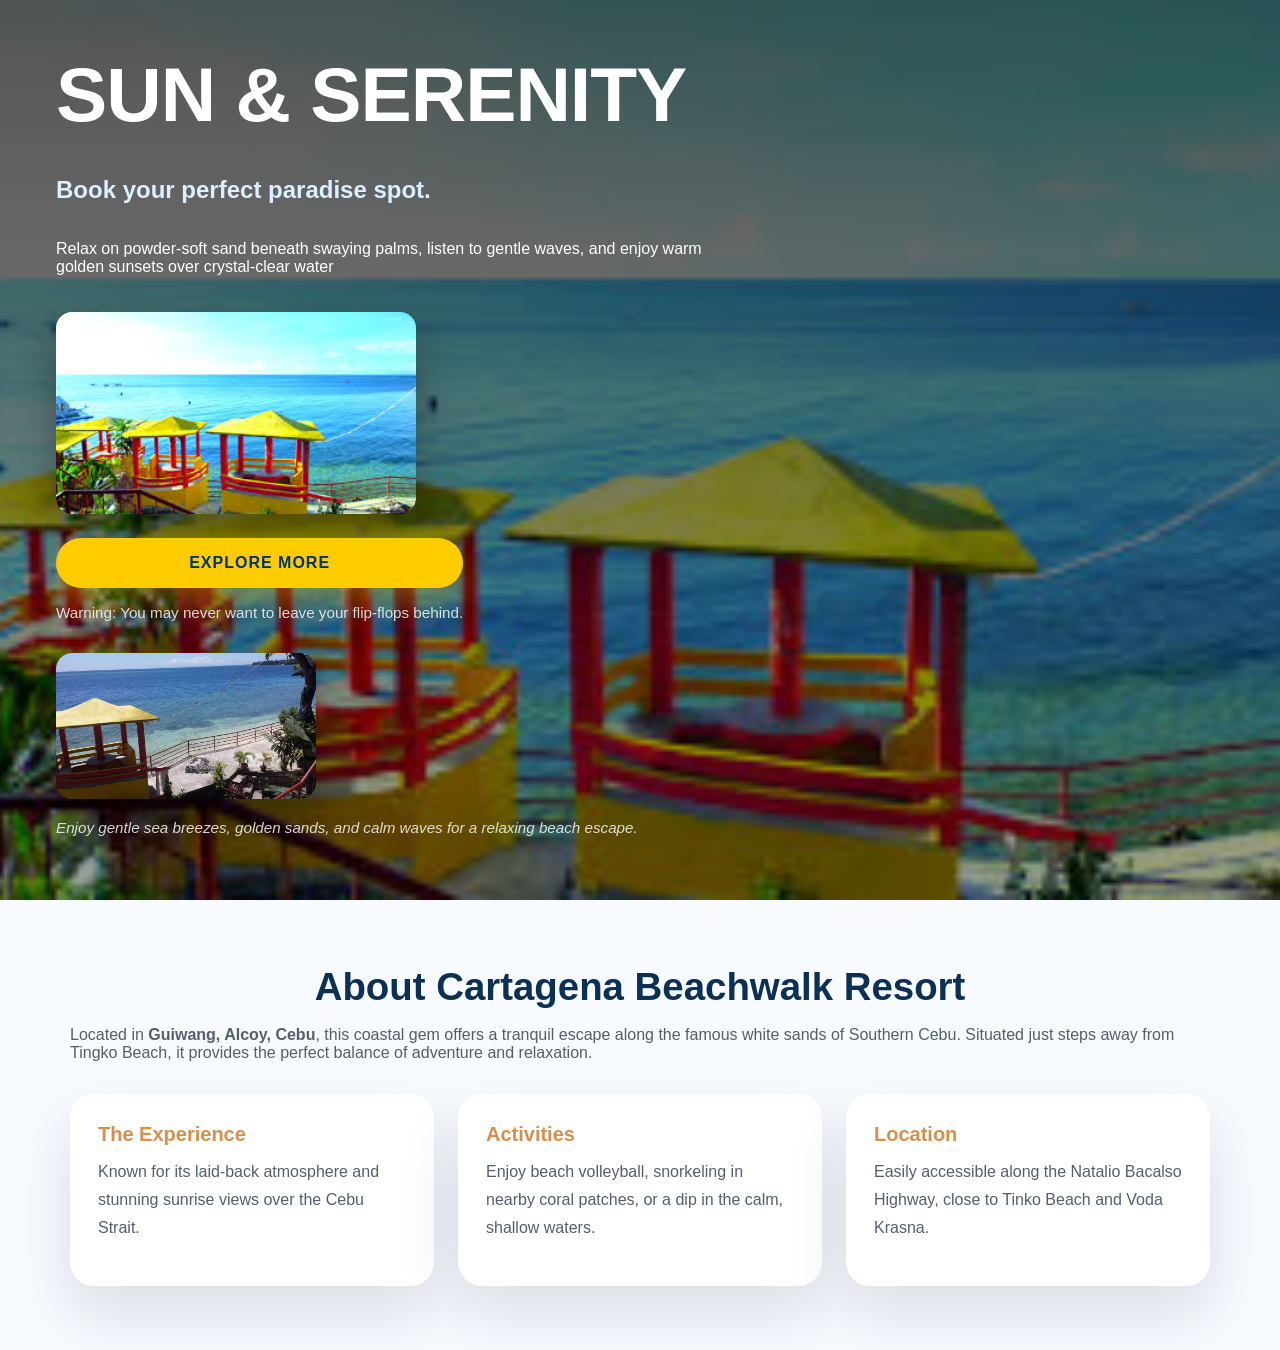
<file: index.html>
<!DOCTYPE html>
<html lang="en">
<head>
    <meta charset="UTF-8">
    <meta name="viewport" content="width=device-width, initial-scale=1">
    <title>Cartagena | Beach Booking</title>
    <link rel="stylesheet" href="css/style.css">
</head>
<body>
    <header class="hero-header">
        <div class="hero-content-wrapper">
            <div class="text-content">
                <h1>Sun & Serenity</h1>
                <p class="lead-text">Book your perfect paradise spot.<br></p>
               <p style="color: white;">
                    Relax on powder-soft sand beneath swaying palms, listen to gentle waves, and enjoy warm golden sunsets over crystal-clear water
                </p>
                
                <div class="hero-action-container">
                    <div class="main-action-row">
                        <img src="assets/catagena.jpg" alt="Tropical beach shore in Cartagena" class="hero-img">
                        
                        <div class="button-group">
                            <a href="booking-form.html" class="cta-button">EXPLORE MORE</a>
                            <p class="fun-tagline">Warning: You may never want to leave your flip-flops behind.</p>
                            
                            <img src="assets/seaview.jpg" alt="Luxury sea view" class="hero-img-secondary">
                        </div>
                    </div>
                </div>

                <p class="sub-text">Enjoy gentle sea breezes, golden sands, and calm waves for a relaxing beach escape.</p>
            </div>
        </div>
    </header>

    <section class="resort-details">
        <div class="container">
            <h2>About Cartagena Beachwalk Resort</h2>
            <p>Located in <strong>Guiwang, Alcoy, Cebu</strong>, this coastal gem offers a tranquil escape along the famous white sands of Southern Cebu. Situated just steps away from Tingko Beach, it provides the perfect balance of adventure and relaxation.</p>
            
            <div class="features-grid">
                <div class="feature-item">
                    <h3>The Experience</h3>
                    <p>Known for its laid-back atmosphere and stunning sunrise views over the Cebu Strait.</p>
                </div>
                <div class="feature-item">
                    <h3>Activities</h3>
                    <p>Enjoy beach volleyball, snorkeling in nearby coral patches, or a dip in the calm, shallow waters.</p>
                </div>
                <div class="feature-item">
                    <h3>Location</h3>
                    <p>Easily accessible along the Natalio Bacalso Highway, close to Tinko Beach and Voda Krasna.</p>
                </div>
            </div>
        </div>
    </section>
</body>
</html>
</file>
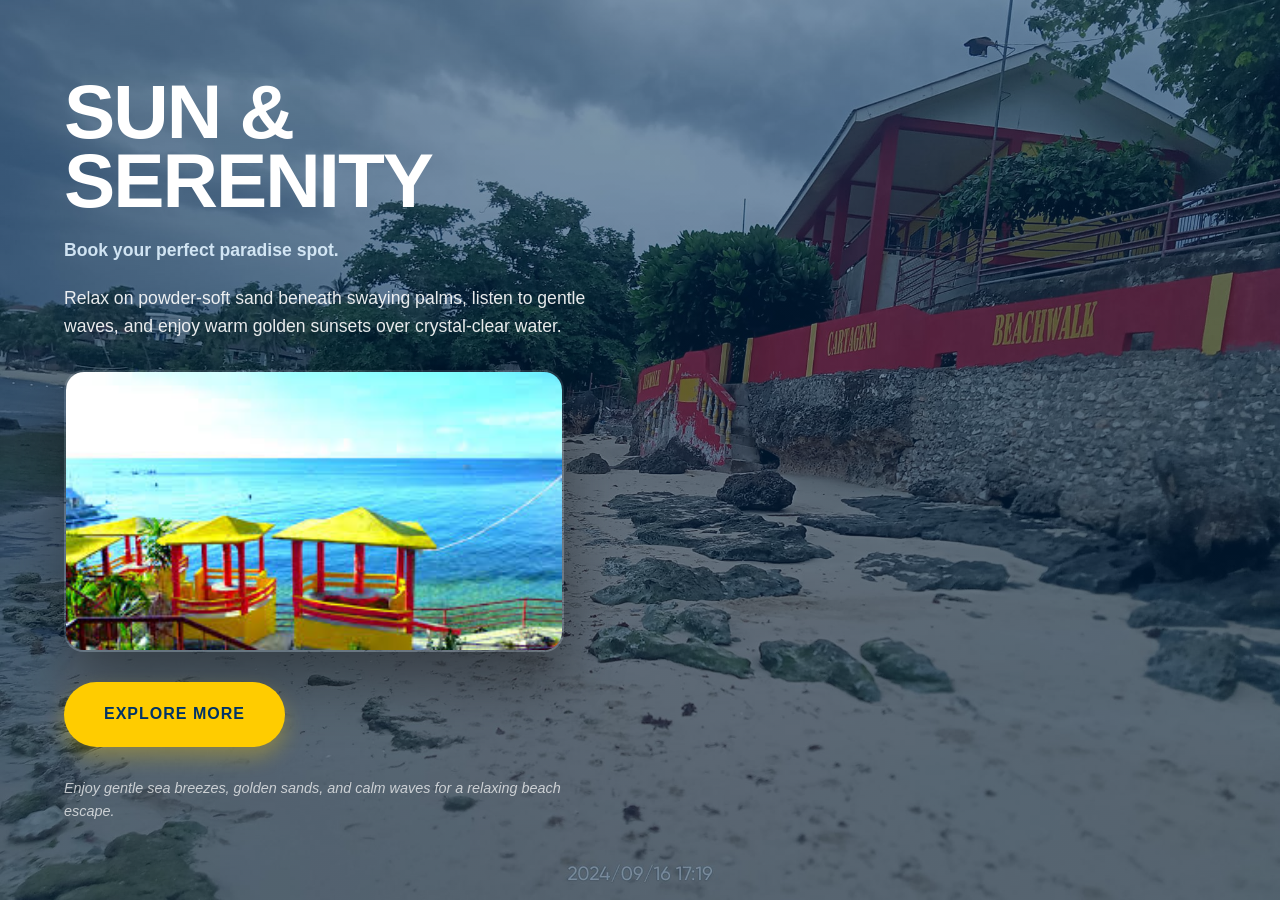
<file: .vscode/index.html>
<!DOCTYPE html>
<html lang="en">
<head>
    <meta charset="UTF-8">
    <meta name="viewport" content="width=device-width, initial-scale=1.0">
    <title>Cartagena | Beach Booking</title>
    <link rel="stylesheet" href="css/style.css">
</head>
<body>
    <header class="hero-header">
        <div class="hero-content-wrapper">
            <div class="text-content">
                <h1>Sun & Serenity</h1>
                <p class="lead-text">Book your perfect paradise spot.</p>
                <p>Relax on powder-soft sand beneath swaying palms, listen to gentle waves, and enjoy warm golden sunsets over crystal-clear water.</p>
                
                <img src="assets/catagena.jpg" alt="Tropical beach shore in Cartagena" class="hero-img">
                
                <a href="booking-form.html" class="cta-button">EXPLORE MORE</a>
                
                <p class="sub-text">Enjoy gentle sea breezes, golden sands, and calm waves for a relaxing beach escape.</p>
            </div>
        </div>
    </header>
</body>
</html>
</file>
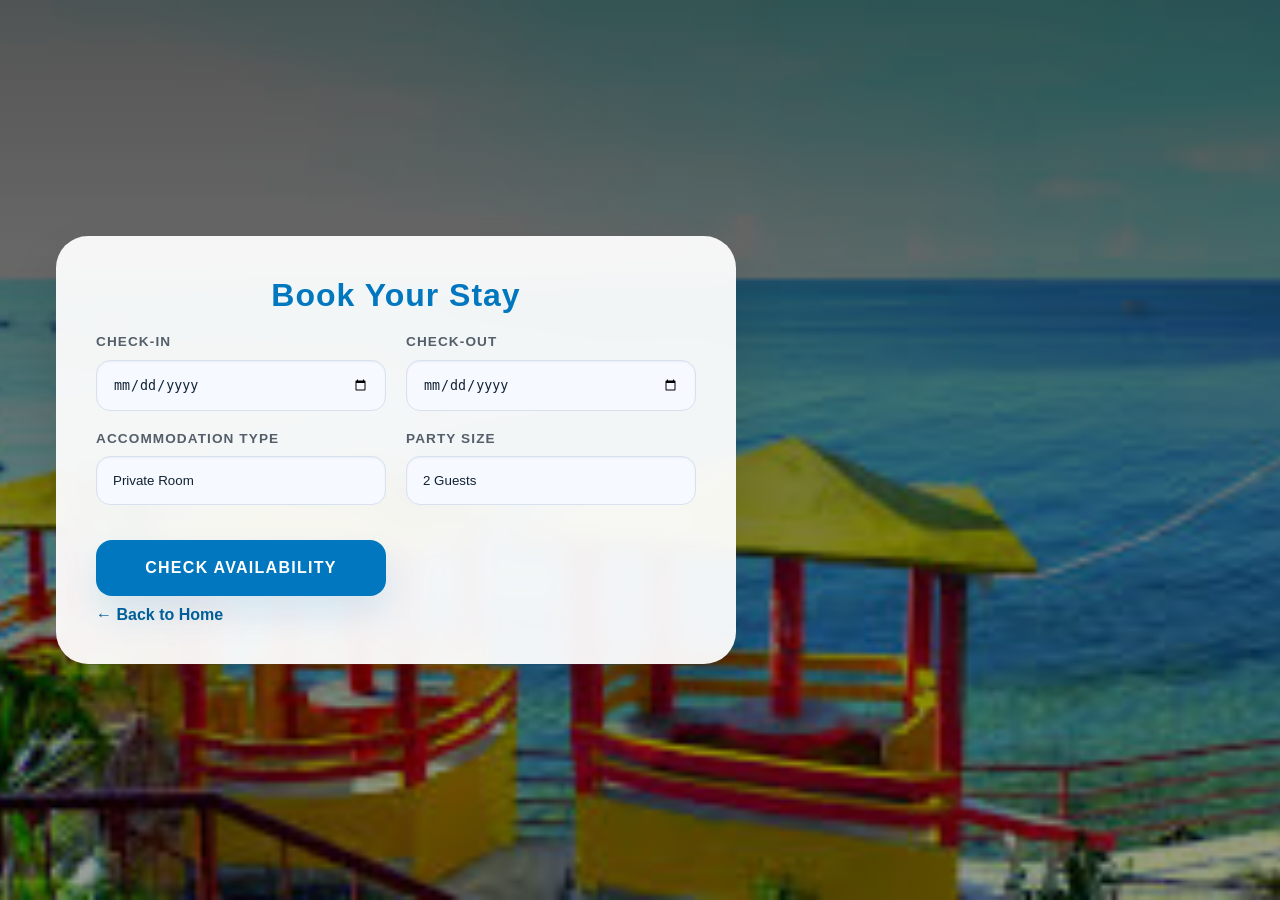
<file: booking-form.html>
<!DOCTYPE html>
<html lang="en">
<head>
    <meta charset="UTF-8">
    <meta name="viewport" content="width=device-width, initial-scale=1">
    <title>Cartagena | Book Your Stay</title>
    <link rel="stylesheet" href="css/style.css">
</head>
<body>
    <header class="hero-header">
        <div class="hero-content-wrapper">
            <section class="text-content">
                <div class="reserved-form">
                    <h2>Book Your Stay</h2>
                    <form id="search-form">
                        <div class="input-group">
                            <label for="check-in">Check-In</label>
                            <input type="date" id="check-in" required>
                        </div>

                        <div class="input-group">
                            <label for="check-out">Check-Out</label>
                            <input type="date" id="check-out" required>
                        </div>

                        <div class="input-group">
                            <label for="room-type-select">Accommodation Type</label>
                            <select id="room-type-select">
                                <option value="Private-Room">Private Room</option>
                                <option value="Open-Cottage">Open Cottage</option>
                            </select>
                        </div>

                        <div class="input-group">
                            <label for="guests-select">Party Size</label>
                            <select id="guests-select">
                                <option value="2" selected>2 Guests</option>
                                <option value="5">5 Guests</option>
                                <option value="10">10 Guests</option>
                            </select>
                        </div>

                        <div style="display: flex; flex-direction: column; gap: 10px; margin-top: 15px;">
                            <button type="button" onclick="search()" class="submit-reservation">CHECK AVAILABILITY</button>
                            <a href="index.html" class="back-btn">← Back to Home</a>
                        </div>
                    </form>
                </div>
            </section>
        </div>
    </header>

    <script>
        function search() {
            const checkin = document.getElementById('check-in').value;
            const checkout = document.getElementById('check-out').value;
            const guestsValue = document.getElementById('guests-select').value;
            const roomType = document.getElementById('room-type-select').value;

            if (!checkin || !checkout) {
                alert('Please select both check-in and check-out dates.');
                return;
            }

            const occupancy = parseInt(guestsValue, 10);
            if (Number.isNaN(occupancy) || occupancy <= 0) {
                alert('Please select the number of guests.');
                return;
            }

            const targetPage = roomType === 'Private-Room' ? 'private-rooms.html' : 'open-cottages.html';
            const params = new URLSearchParams({
                checkin,
                checkout,
                occupancy
            });

            window.location.href = `${targetPage}?${params.toString()}`;
        }
    </script>
</body>
</html>
</file>
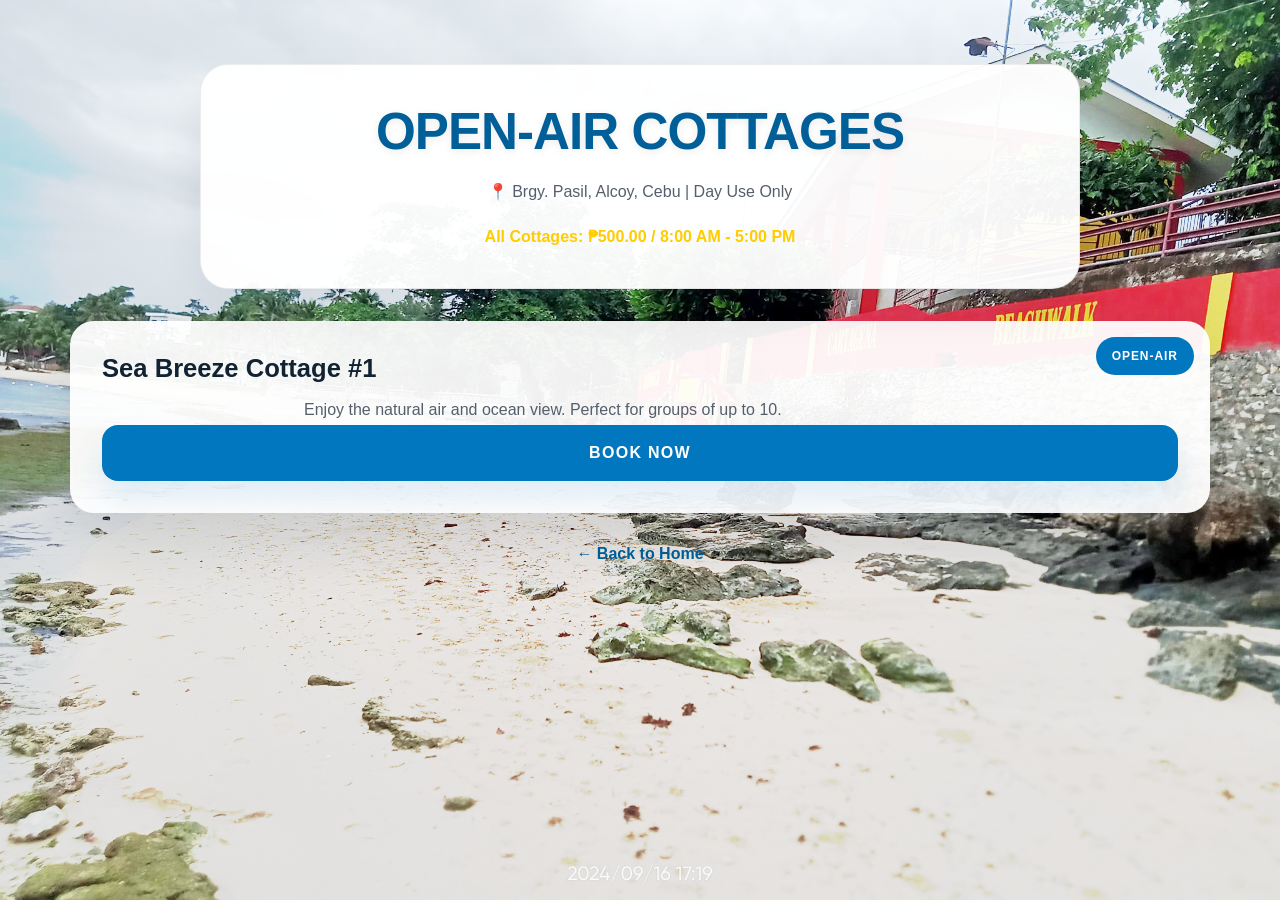
<file: open-cottages.html>
<!DOCTYPE html>
<html lang="en">
<head>
    <meta charset="UTF-8">
    <meta name="viewport" content="width=device-width, initial-scale=1">
    <title>Open-Air Cottages | Cartagena Beach Walk Resort</title>
    <link href="https://fonts.googleapis.com/css2?family=Poppins:wght@300;400;600&display=swap" rel="stylesheet">
    <link rel="stylesheet" href="css/style.css">
</head>
<body class="rooms-page-bg">
    
    <section class="accommodations-section">
        <div class="container">
            <header class="section-header">
                <h1>OPEN-AIR COTTAGES</h1>
                <p class="resort-sub">📍 Brgy. Pasil, Alcoy, Cebu | Day Use Only</p>
                <div class="price-notice">All Cottages: ₱500.00 / 8:00 AM - 5:00 PM</div>
            </header>

            <div class="room-grid">
                <div class="room-card">
                    <div class="card-tag">OPEN-AIR</div>
                    <div class="room-info">
                        <h3>Sea Breeze Cottage #1</h3>
                        <p>Enjoy the natural air and ocean view. Perfect for groups of up to 10.</p>
                        <a href="booking-details.html?room=Cottage-1" class="room-btn">BOOK NOW</a>
                    </div>
                </div>
            </div>
            
            <div class="center-nav">
                <a href="booking-form.html" class="back-link">← Back to Home</a>
            </div>
        </div>
    </section>

    <script>
        window.addEventListener('DOMContentLoaded', () => {
            const params = new URLSearchParams(window.location.search);
            const checkin = params.get('checkin');
            const checkout = params.get('checkout');
            const occupancy = params.get('occupancy');

            document.querySelectorAll('.room-btn').forEach(btn => {
                const url = new URL(btn.href, window.location.href);
                if (checkin) url.searchParams.set('checkin', checkin);
                if (checkout) url.searchParams.set('checkout', checkout);
                if (occupancy) url.searchParams.set('guests', occupancy);
                btn.href = `${url.pathname}?${url.searchParams.toString()}`;
            });
        });
    </script>
</body>
</html>
</file>
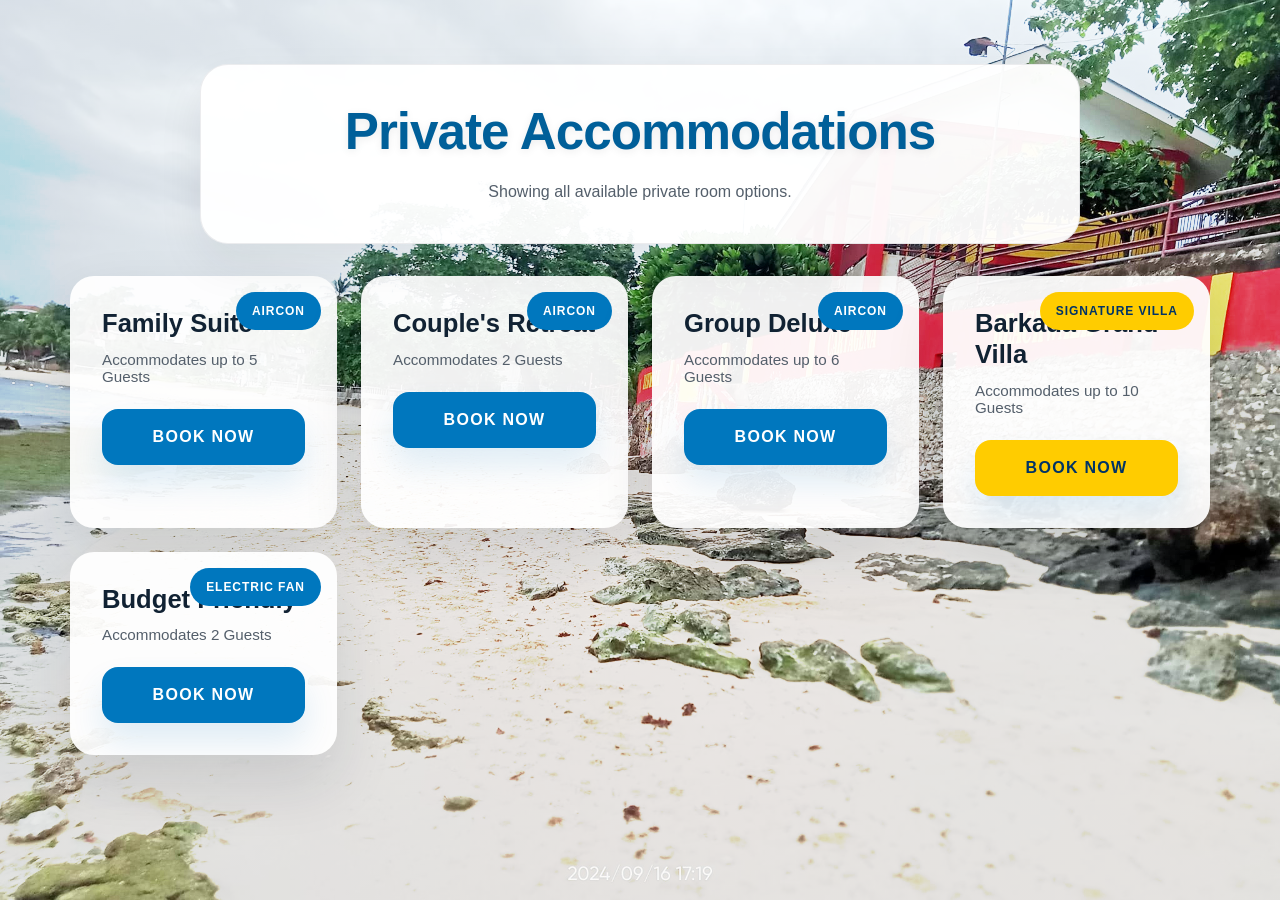
<file: private-rooms.html>
<!DOCTYPE html>
<html lang="en">
<head>
    <meta charset="UTF-8">
    <meta name="viewport" content="width=device-width, initial-scale=1.0">
    <title>Accommodations | Cartagena</title>
    <link rel="stylesheet" href="css/style.css">
</head>
<body>
<section class="rooms-page">
    <div class="container">
        <header class="rooms-header">
            <h1 class="section-title">Private Accommodations</h1>
            <p id="filter-status" class="section-subtitle">Discover our collection of meticulously maintained rooms.</p>
        </header>

        <div class="rooms-grid">
            <div class="room-card" data-guests="5">
                <div class="room-tag">Aircon</div>
                <div class="room-content">
                    <h3>Family Suite</h3>
                    <p class="capacity">Accommodates up to 5 Guests</p>
                    <a href="booking-details.html?room=Family-Suite" class="room-btn">Book Now</a>
                </div>
            </div>

            <div class="room-card" data-guests="2">
                <div class="room-tag">Aircon</div>
                <div class="room-content">
                    <h3>Couple's Retreat</h3>
                    <p class="capacity">Accommodates 2 Guests</p>
                    <a href="booking-details.html?room=Couples-Retreat" class="room-btn">Book Now</a>
                </div>
            </div>

            <div class="room-card" data-guests="6">
                <div class="room-tag">Aircon</div>
                <div class="room-content">
                    <h3>Group Deluxe</h3>
                    <p class="capacity">Accommodates up to 6 Guests</p>
                    <a href="booking-details.html?room=Group-Deluxe" class="room-btn">Book Now</a>
                </div>
            </div>

            <div class="room-card featured" data-guests="10">
                <div class="room-tag featured-tag">Signature Villa</div>
                <div class="room-content">
                    <h3>Barkada Grand Villa</h3>
                    <p class="capacity">Accommodates up to 10 Guests</p>
                    <a href="booking-details.html?room=Barkada-Grand-Villa" class="room-btn featured-btn">Book Now</a>
                </div>
            </div>

            <div class="room-card fan-room" data-guests="2">
                <div class="room-tag tag-muted">Electric Fan</div>
                <div class="room-content">
                    <h3>Budget Friendly</h3>
                    <p class="capacity">Accommodates 2 Guests</p>
                    <a href="booking-details.html?room=Budget-Friendly" class="room-btn">Book Now</a>
                </div>
            </div>
        </div>
    </div>
</section>

<script>
window.addEventListener('DOMContentLoaded', () => {
    const params = new URLSearchParams(window.location.search);
    const rawOccupancy = params.get('occupancy') || params.get('guests') || '';
    let requestedGuests = parseInt(rawOccupancy, 10);

    if (Number.isNaN(requestedGuests)) {
        const plusMatch = rawOccupancy.match(/^(\d+)\+/);
        requestedGuests = plusMatch ? parseInt(plusMatch[1], 10) : 0;
    }

    const checkin = params.get('checkin') || '';
    const checkout = params.get('checkout') || '';
    const statusText = document.getElementById('filter-status');
    const rooms = Array.from(document.querySelectorAll('.room-card'));

    const exactMatches = rooms.filter(room => {
        const roomCapacity = parseInt(room.getAttribute('data-guests'), 10) || 0;
        return requestedGuests > 0 && roomCapacity === requestedGuests;
    });

    const filteredRooms = exactMatches.length > 0
        ? exactMatches
        : rooms.filter(room => {
            const roomCapacity = parseInt(room.getAttribute('data-guests'), 10) || 0;
            return requestedGuests === 0 || roomCapacity >= requestedGuests;
        });

    rooms.forEach(room => {
        room.style.display = filteredRooms.includes(room) ? 'block' : 'none';
    });

    filteredRooms.forEach(room => {
        const btn = room.querySelector('.room-btn');
        if (!btn) {
            return;
        }

        const roomName = room.querySelector('h3').innerText.replace(/\s+/g, '-');
        let url = `booking-details.html?room=${roomName}`;
        if (checkin) url += `&checkin=${encodeURIComponent(checkin)}`;
        if (checkout) url += `&checkout=${encodeURIComponent(checkout)}`;
        if (requestedGuests > 0) url += `&guests=${requestedGuests}`;
        btn.setAttribute('href', url);
    });

    const visibleCount = filteredRooms.length;
    if (requestedGuests > 0) {
        statusText.innerText = visibleCount > 0
            ? exactMatches.length > 0
                ? `Showing ${visibleCount} room option${visibleCount === 1 ? '' : 's'} that fit exactly ${requestedGuests} guest${requestedGuests === 1 ? '' : 's'}.`
                : `Showing ${visibleCount} room option${visibleCount === 1 ? '' : 's'} that fit ${requestedGuests} guest${requestedGuests === 1 ? '' : 's'}.`
            : `No rooms match ${requestedGuests} guest${requestedGuests === 1 ? '' : 's'}. Please try a lower number or contact us.`;
    } else {
        statusText.innerText = 'Showing all available private room options.';
    }
});
</script>
</body>
</html>
</file>
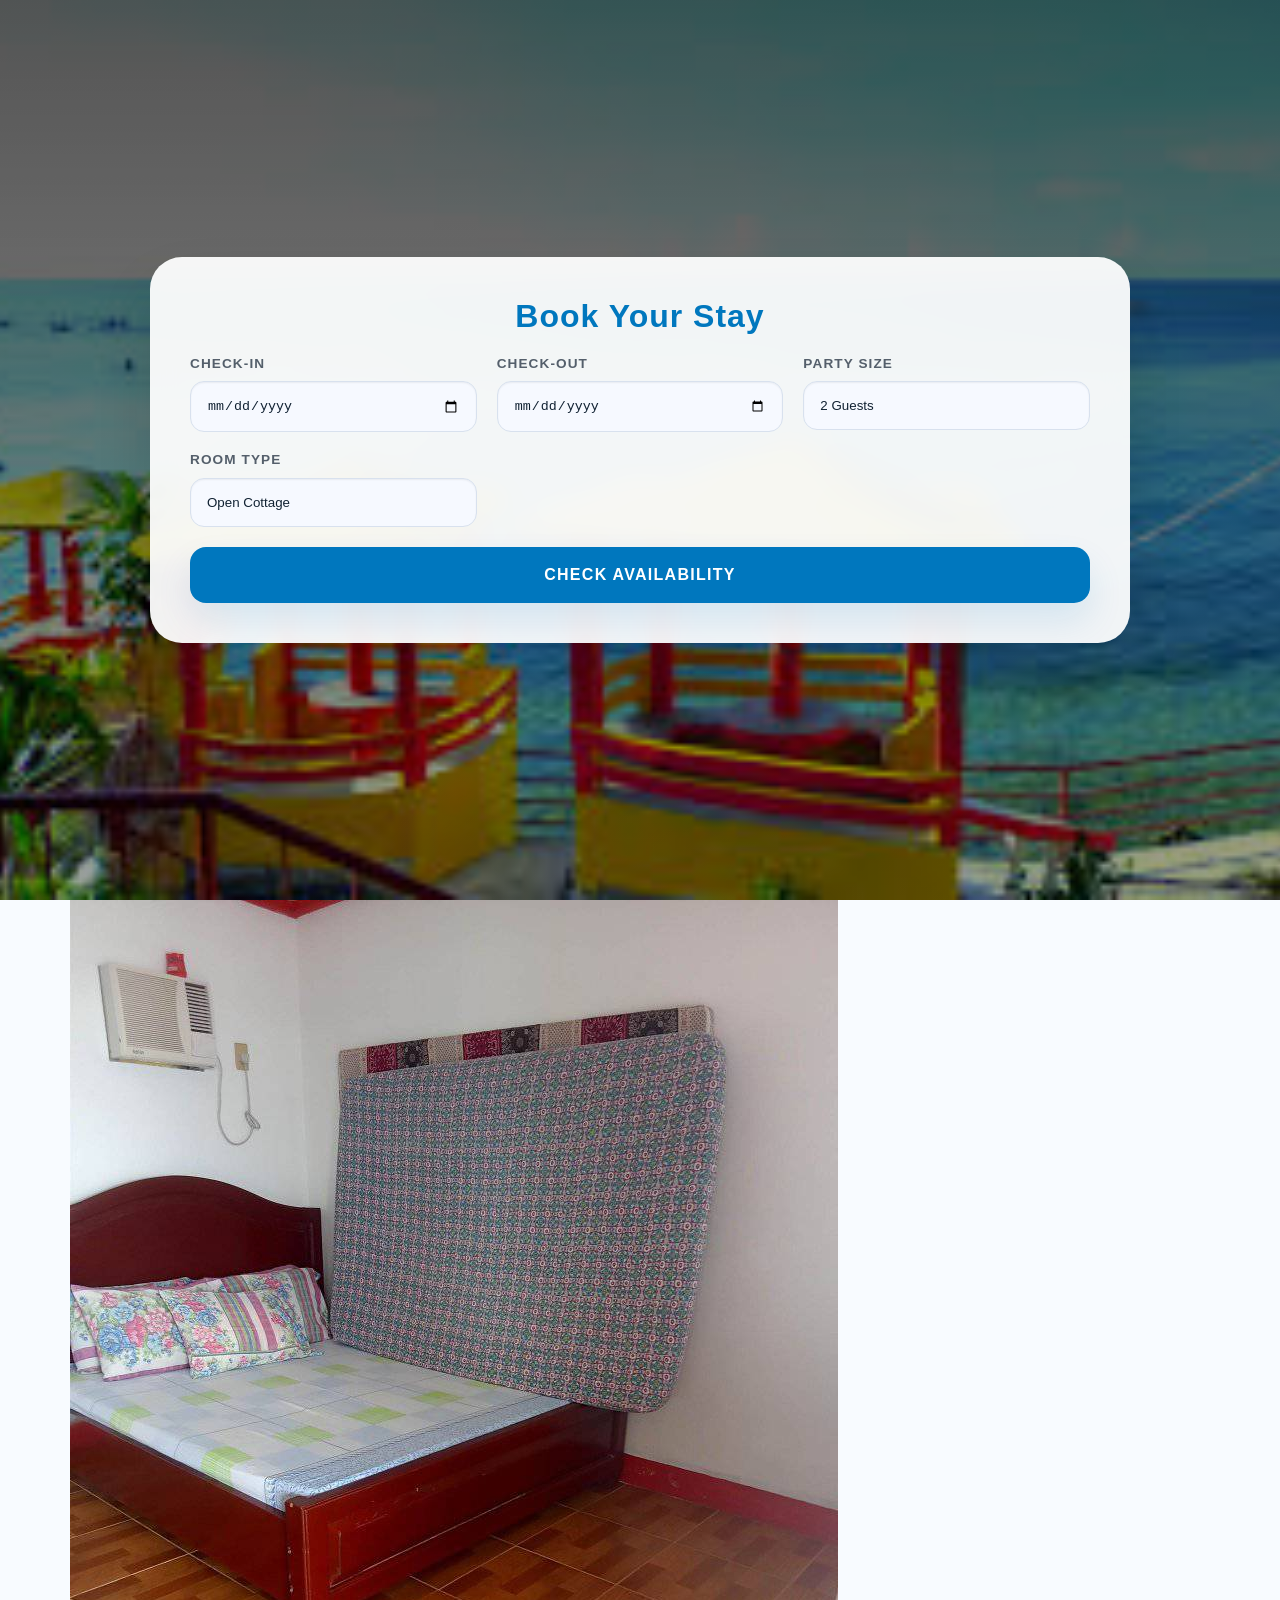
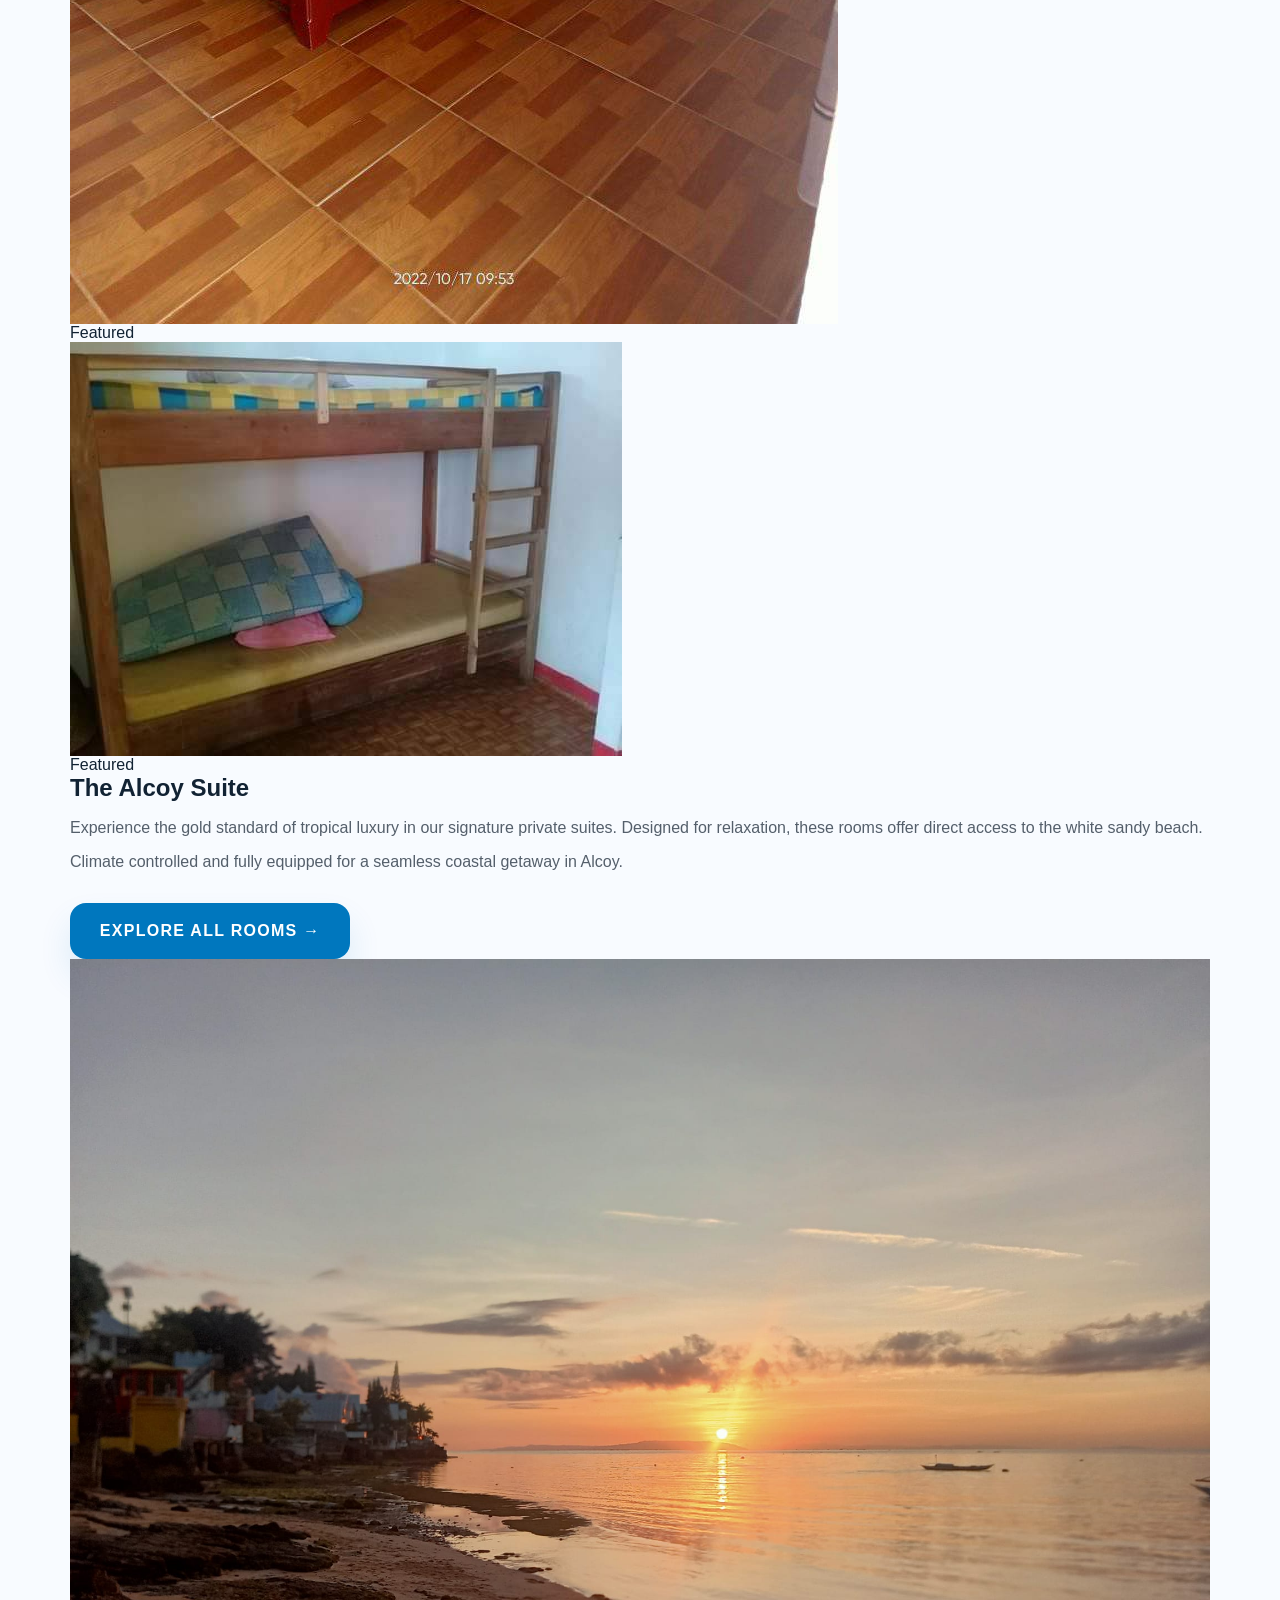
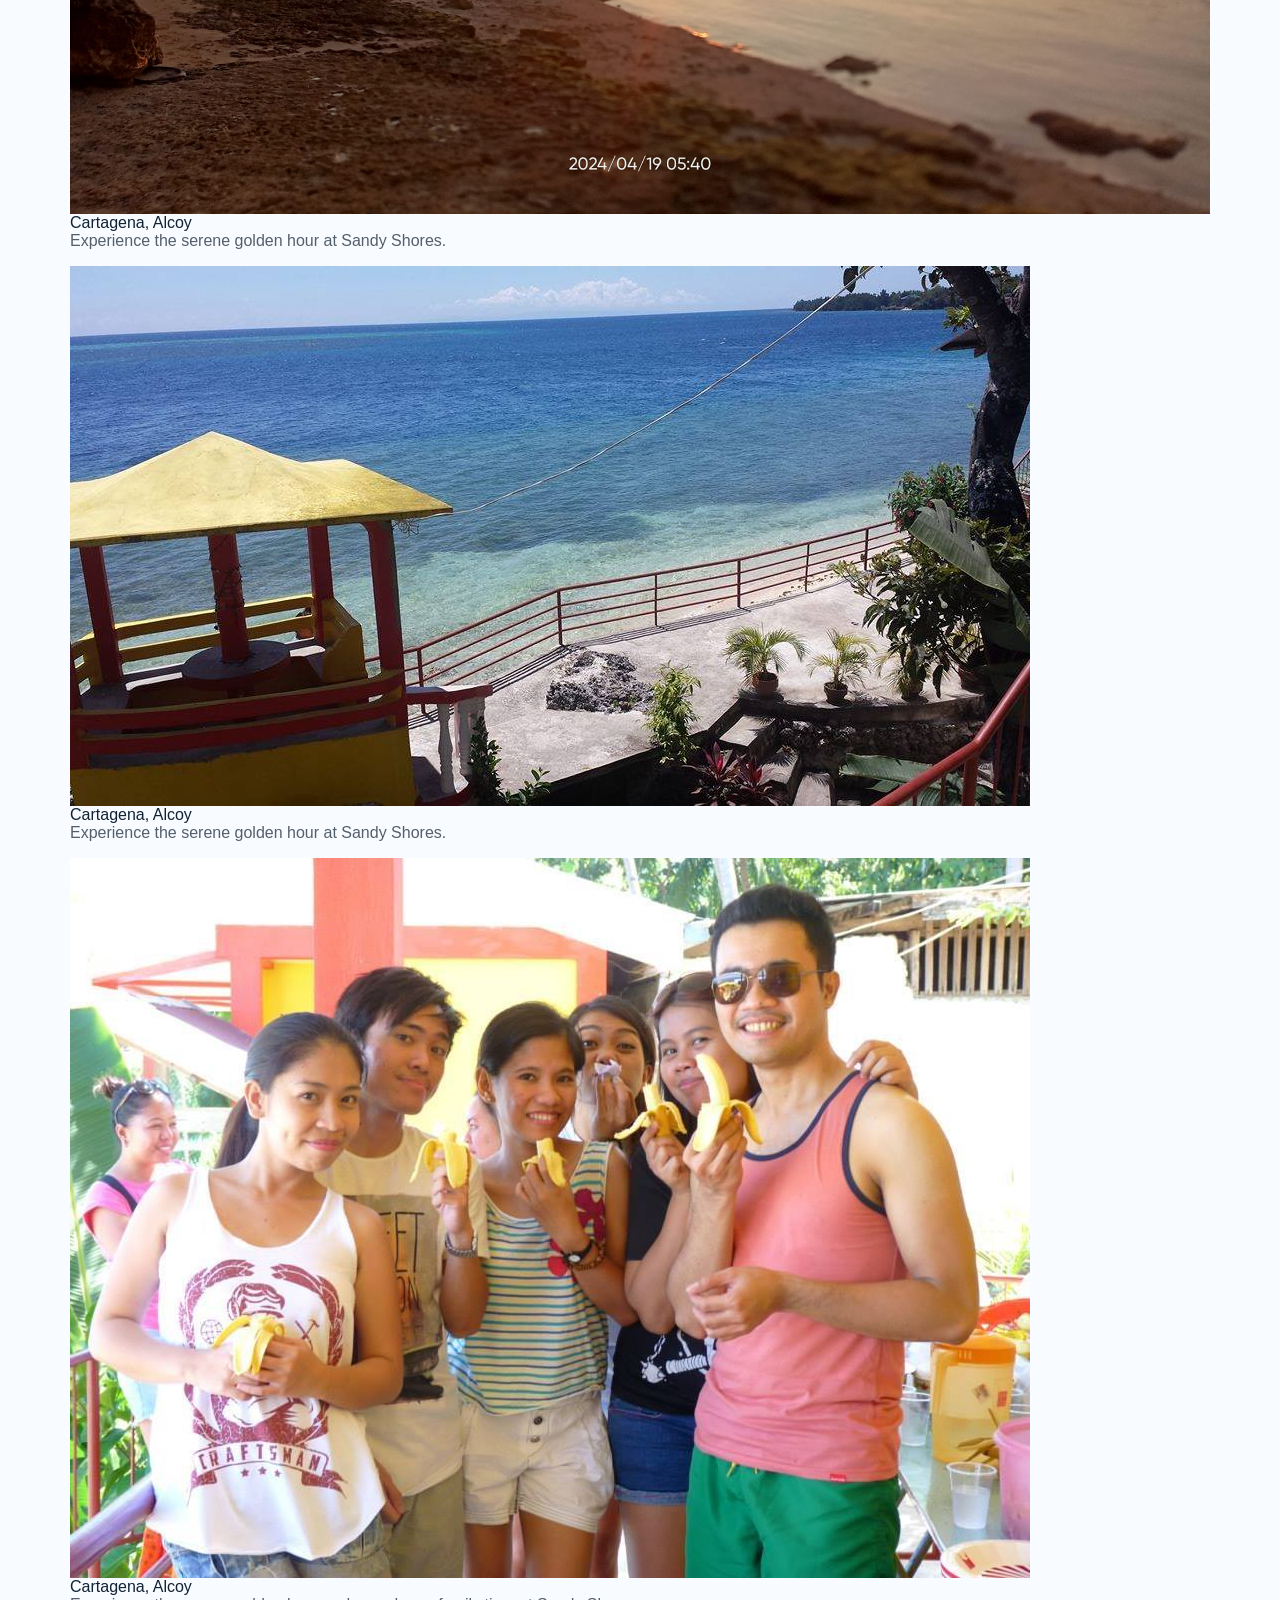
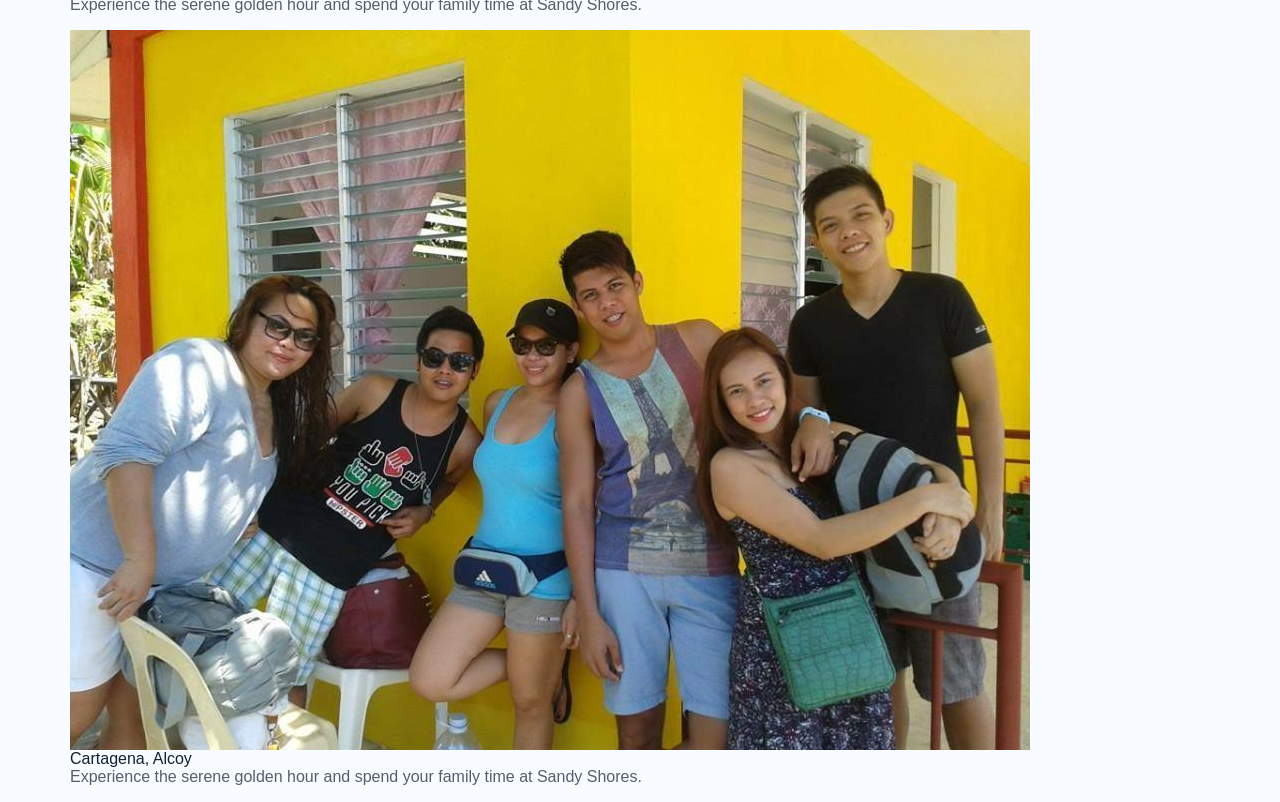
<file: reserve-form.html>
<!DOCTYPE html>
<html lang="en">
<head>
    <meta charset="UTF-8">
    <meta name="viewport" content="width=device-width, initial-scale=1.0">
    <title>Cartagena | Luxury Beach Resort</title>
    <link href="https://fonts.googleapis.com/css2?family=Montserrat:wght@300;600;800&family=Open+Sans:wght@400;600&display=swap" rel="stylesheet">
    <link rel="stylesheet" href="css/style.css">
</head>
<body>

    <header class="hero-header wholeview-bg">
        <div class="container centered-content">
            <div class="reserved-form">
                <h2>Book Your Stay</h2>
                <form action="#">
                    <div class="input-group">
                        <label for="checkin">Check-In</label>
                        <input type="date" id="checkin" name="checkin" required>
                    </div>

                    <div class="input-group">
                        <label for="checkout">Check-Out</label>
                        <input type="date" id="checkout" name="checkout" required>
                    </div>

                    <div class="input-group">
                        <label for="guests">Party Size</label>
                        <select id="guests" name="guests">
                            <option value="2" selected>2 Guests</option>
                            <option value="5">5 Guests</option>
                            <option value="10">10 Guests</option>
                        </select>
                    </div>

                    <div class="input-group">
                        <label for="room-type">Room Type</label>
                        <select id="room-type" name="room-type">
                            <option value="Cottage">Open Cottage</option>
                            <option value="Room">Private Room</option>
                        </select>
                    </div>

                    <button type="button" id="reserve-search" class="submit-reservation">CHECK AVAILABILITY</button>
                </form>
            </div>
        </div>
    </header>

    <section class="room-feature">
        <div class="container grid-2-cols">
            <div class="room-pic-wrapper">
                <img src="assets/room1.jpg" alt="Deluxe Room at Sandy Shores" class="room-feature-img">
                <div class="room-badge">Featured</div>
            </div>

            <div class="room-pic-wrapper">
                <img src="assets/room2.jpg" alt="Deluxe Room at Sandy Shores" class="room-feature-img">
                <div class="room-badge">Featured</div>
            </div>
            
            <div class="room-text">
                <h2>The Alcoy Suite</h2>
                <p>Experience the gold standard of tropical luxury in our signature private suites. Designed for relaxation, these rooms offer direct access to the white sandy beach.</p>
                <p>Climate controlled and fully equipped for a seamless coastal getaway in Alcoy.</p>
                <a href="private-rooms.html" class="inline-cta">Explore All Rooms →</a>
            </div>
        </div>
    </section>

    <section class="visual-showcase">
        <div class="container centered-content">
            <div class="media-container">
                <div class="image-wrapper">
                    <img src="assets/sunview2.jpg" alt="Sunset in Cartagena" class="showcase-img">
                    <div class="image-caption">
                        <span class="location-tag">Cartagena, Alcoy</span>
                        <p>Experience the serene golden hour at Sandy Shores.</p>
                    </div>
                     <img src="assets/seaview.jpg" alt="Sunset in Cartagena" class="showcase-img">
                     <div class="image-caption">
                        <span class="location-tag">Cartagena, Alcoy</span>
                        <p>Experience the serene golden hour at Sandy Shores.</p>
                    </div>
                </div>
            </div>
        </div>
    </section>

    <section class="family-showcase">
        <div class="container centered-content">
            <div class="media-container">
                <div class="image-wrapper">
                    <img src="assets/familypic.jpg" alt="Sunset in Cartagena" class="showcase-img">
                    <div class="image-caption">
                        <span class="location-tag">Cartagena, Alcoy</span>
                        <p>Experience the serene golden hour and spend your family time at Sandy Shores.</p>
                    </div>
                    <img src="assets/family2.jpg" alt="Sunset in Cartagena" class="showcase-img">
                     <div class="image-caption">
                        <span class="location-tag">Cartagena, Alcoy</span>
                        <p>Experience the serene golden hour and spend your family time at Sandy Shores.</p>
                    </div>
                </div>
            </div>
        </div>
    </section>

    <script>
        document.getElementById('reserve-search').addEventListener('click', () => {
            const checkin = document.getElementById('checkin').value;
            const checkout = document.getElementById('checkout').value;
            const guestsValue = document.getElementById('guests').value;
            const roomType = document.getElementById('room-type').value;

            if (!checkin || !checkout) {
                alert('Please select both check-in and check-out dates.');
                return;
            }

            const occupancy = parseInt(guestsValue, 10);
            if (Number.isNaN(occupancy) || occupancy <= 0) {
                alert('Please select the number of guests.');
                return;
            }

            const targetPage = roomType === 'Room' ? 'private-rooms.html' : 'open-cottages.html';
            const params = new URLSearchParams({
                checkin,
                checkout,
                occupancy
            });

            window.location.href = `${targetPage}?${params.toString()}`;
        });
    </script>

</body>
</html>
</file>
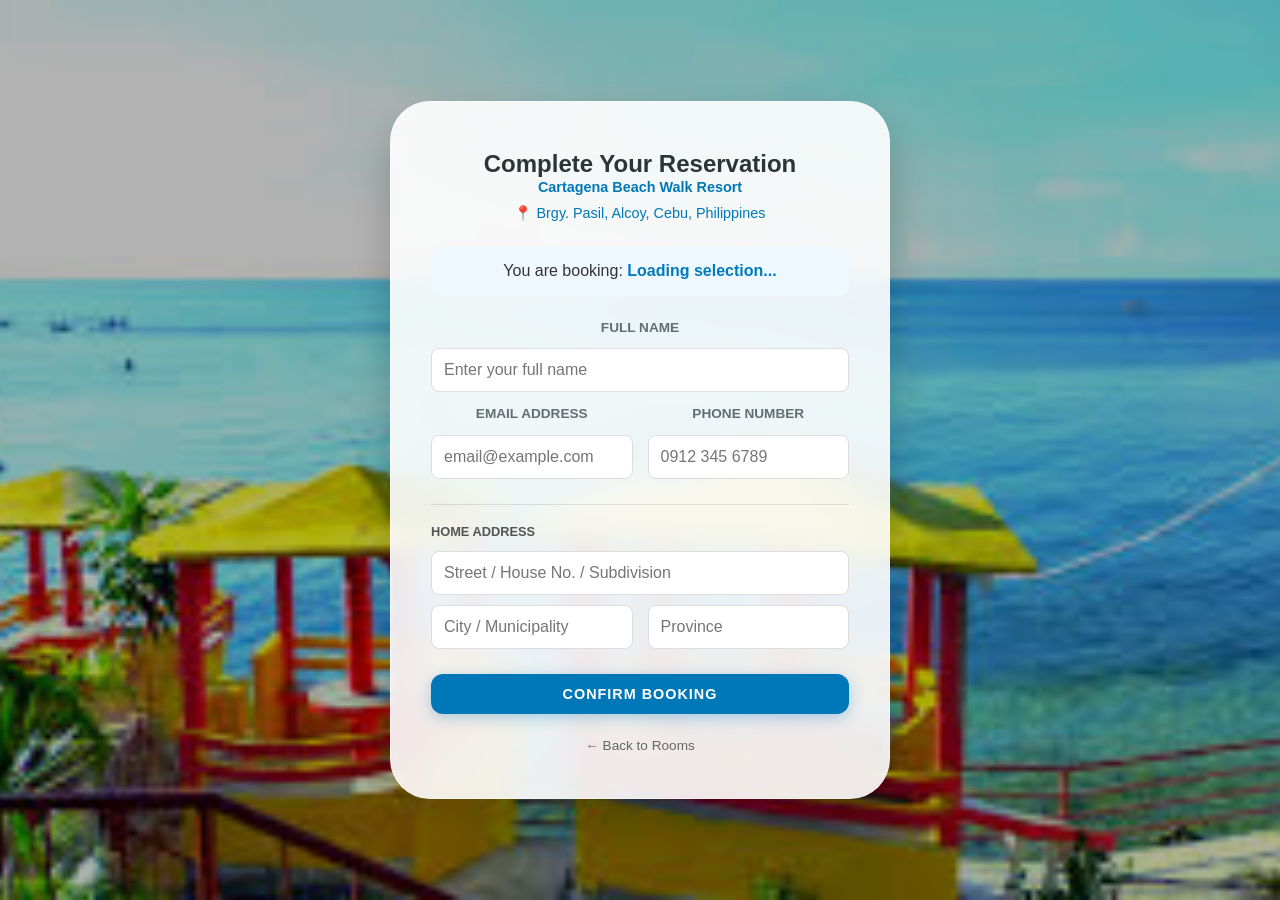
<file: .vscode/booking-details.html>
<!DOCTYPE html>
<html lang="en">
<head>
    <meta charset="UTF-8">
    <meta name="viewport" content="width=device-width, initial-scale=1.0">
    <title>Complete Your Reservation | Cartagena Beach Walk Resort</title>
    <link rel="stylesheet" href="css/style.css">
    <link href="https://fonts.googleapis.com/css2?family=Poppins:wght@300;400;600&display=swap" rel="stylesheet">
</head>
<body class="booking-page-bg">
    <div class="booking-wrapper">
        <section class="details-card">
            <header class="form-header">
                <h2>Complete Your Reservation</h2>
                <p class="resort-location"><strong>Cartagena Beach Walk Resort</strong><br>📍 Brgy. Pasil, Alcoy, Cebu, Philippines</p>
            </header>

            <div class="selection-summary">
                <p id="selected-room-display">You are booking: <span>Loading selection...</span></p>
            </div>

            <form action="https://formspree.io/f/mkokeknw" method="POST">
                
                <input type="hidden" name="Selected Room" id="hidden-room-input">

                <div class="input-group">
                    <label>Full Name</label>
                    <input type="text" name="Guest Name" placeholder="Enter your full name" required>
                </div>
                
                <div class="form-row">
                    <div class="input-group">
                        <label>Email Address</label>
                        <input type="email" name="_replyto" placeholder="email@example.com" required>
                    </div>
                    <div class="input-group">
                        <label>Phone Number</label>
                        <input type="tel" name="Contact Number" placeholder="0912 345 6789" required>
                    </div>
                </div>

                <div class="address-section">
                    <label class="section-label">Home Address</label>
                    <div class="input-group">
                        <input type="text" name="Home Street Address" placeholder="Street / House No. / Subdivision" required>
                    </div>
                    <div class="form-row">
                        <div class="input-group">
                            <input type="text" name="Home City" placeholder="City / Municipality" required>
                        </div>
                        <div class="input-group">
                            <input type="text" name="Home Province" placeholder="Province" required>
                        </div>
                    </div>
                </div>
                
                <button type="submit" class="submit-reservation">CONFIRM BOOKING</button>
            </form>

            <a href="private-rooms.html" class="back-btn">← Back to Rooms</a>
        </section>
    </div>

    <script>
        window.addEventListener('DOMContentLoaded', () => {
            const params = new URLSearchParams(window.location.search);
            const room = params.get('room');
            if(room) {
                const cleanName = room.replace(/-/g, ' ');
                const roomDisplay = document.querySelector('#selected-room-display span');
                
                roomDisplay.innerText = cleanName;
                document.getElementById('hidden-room-input').value = cleanName;
            }
        });
    </script>
</body>
</html>
</file>
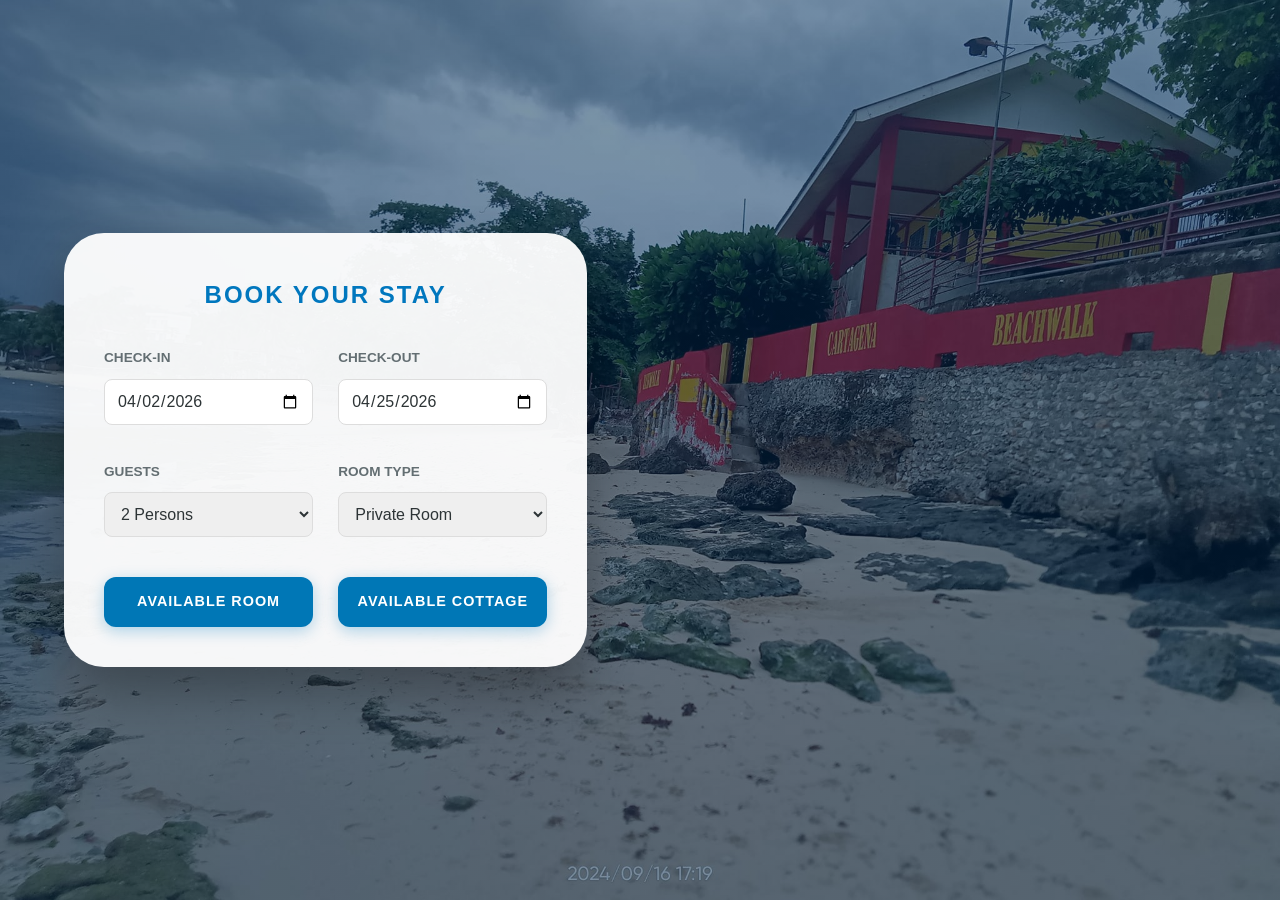
<file: .vscode/booking-form.html>
<!DOCTYPE html>
<html lang="en">
<head>
    <meta charset="UTF-8">
    <meta name="viewport" content="width=device-width, initial-scale=1.0">
    <title>Cartagena | Book Your Stay</title>
    <link rel="stylesheet" href="css/style.css">
</head>
<body>
    <header class="hero-header">
        <div class="hero-content-wrapper">
            <section class="text-content">
                <div class="reserved-form">
                    <h2>Book Your Stay</h2>
                    <form>
                        <div class="input-group">
                            <label>Check-In</label>
                            <input type="date" value="2026-04-02">
                        </div>
                        <div class="input-group">
                            <label>Check-Out</label>
                            <input type="date" value="2026-04-25">
                        </div>
                        <div class="input-group">
                            <label>Guests</label>
                            <select id="guests-select">
                                <option value="2">2 Persons</option>
                                <option value="3">5 Persons</option>
                                <option value="4">6 Persons</option>
                                <option value="4">10 Persons</option>
                            </select>
                        </div>
                            <div class="input-group">
                             <label>Room Type</label>
                                <select id="type-select">
                            <option value="private-rooms.html">Private Room</option>
                             <option value="open-cottage.html">Open Cottage</option>
                            </select>
                        </div>
                        
                        <a href="private-rooms.html?occupancy=2" id="availability-btn" class="submit-reservation">AVAILABLE ROOM</a>
                        <a href="open-cottages.html" id="availability-btn" class="submit-reservation">AVAILABLE COTTAGE</a>
                    </form>
                </div>
            </section>
        </div>
    </header>

   <script>
    // 1. Declare variables ONLY ONCE
    const guestSelect = document.getElementById('guests-select');
    const typeSelect = document.getElementById('type-select');
    const availBtn = document.getElementById('availability-btn');

    // 2. Define a single function to handle the link update
    function updateLink() {
        const page = typeSelect.value;   // Gets 'private-rooms.html' or 'open-cottage.html'
        const guests = guestSelect.value; // Gets '1', '2', '3', or '4'
        
        // Combines them into a dynamic URL
        availBtn.href = `${page}?occupancy=${guests}`;
    }

    // 3. Add listeners to both dropdowns
    guestSelect.addEventListener('change', updateLink);
    typeSelect.addEventListener('change', updateLink);
</script>
</body>
</html>
</file>
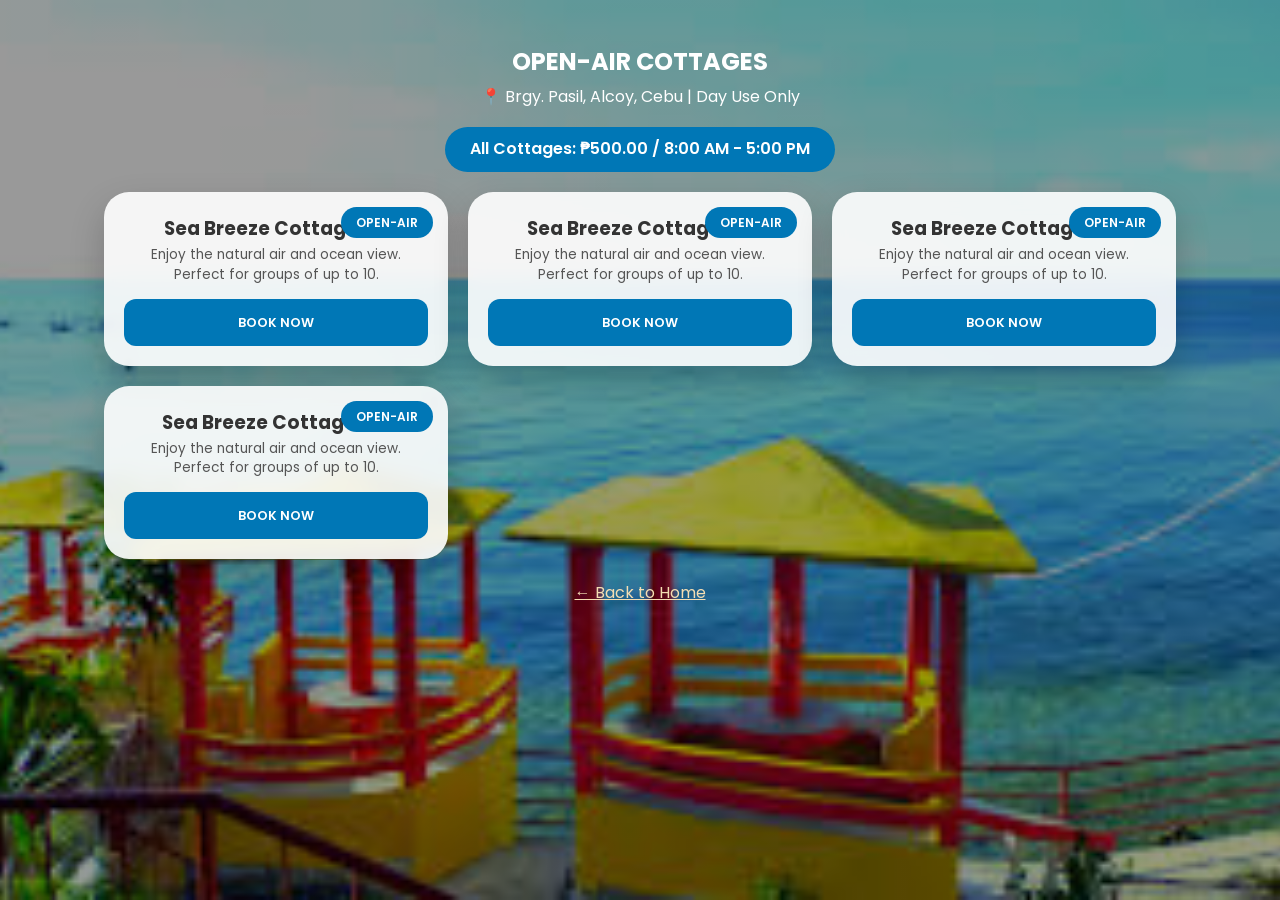
<file: .vscode/open-cottages.html>
<!DOCTYPE html>
<html lang="en">
<head>
    <meta charset="UTF-8">
    <meta name="viewport" content="width=device-width, initial-scale=1.0">
    <title>Open-Air Cottages | Cartagena Beach Walk Resort</title>
    <link href="https://fonts.googleapis.com/css2?family=Poppins:wght@300;400;600&display=swap" rel="stylesheet">
    <link rel="stylesheet" href="css/style.css">
</head>
<body class="rooms-page-bg">
    
    <section class="accommodations-section">
        <div class="container">
            <header class="section-header">
                <h1>OPEN-AIR COTTAGES</h1>
                <p class="resort-sub">📍 Brgy. Pasil, Alcoy, Cebu | Day Use Only</p>
                <div class="price-notice">All Cottages: ₱500.00 / 8:00 AM - 5:00 PM</div>
            </header>

            <div class="room-grid">
                <div class="room-card">
                    <div class="card-tag">OPEN-AIR</div>
                    <div class="room-info">
                        <h3>Sea Breeze Cottage #1</h3>
                        <p>Enjoy the natural air and ocean view. Perfect for groups of up to 10.</p>
                        <a href="booking-details.html?room=Cottage-1" class="room-btn">BOOK NOW</a>
                    </div>
                </div>

                <div class="room-card">
                    <div class="card-tag">OPEN-AIR</div>
                    <div class="room-info">
                        <h3>Sea Breeze Cottage #2</h3>
                        <p>Enjoy the natural air and ocean view. Perfect for groups of up to 10.</p>
                        <a href="booking-details.html?room=Cottage-2" class="room-btn">BOOK NOW</a>
                    </div>
                </div>

                <div class="room-card">
                    <div class="card-tag">OPEN-AIR</div>
                    <div class="room-info">
                        <h3>Sea Breeze Cottage #3</h3>
                        <p>Enjoy the natural air and ocean view. Perfect for groups of up to 10.</p>
                        <a href="booking-details.html?room=Cottage-3" class="room-btn">BOOK NOW</a>
                    </div>
                </div>

                <div class="room-card">
                    <div class="card-tag">OPEN-AIR</div>
                    <div class="room-info">
                        <h3>Sea Breeze Cottage #4</h3>
                        <p>Enjoy the natural air and ocean view. Perfect for groups of up to 10.</p>
                        <a href="booking-details.html?room=Cottage-4" class="room-btn">BOOK NOW</a>
                    </div>
                </div>
            </div>
            
            <div class="center-nav">
                <a href="landing.html" class="back-link">← Back to Home</a>
            </div>
        </div>
    </section>
</body>
</html>
</file>
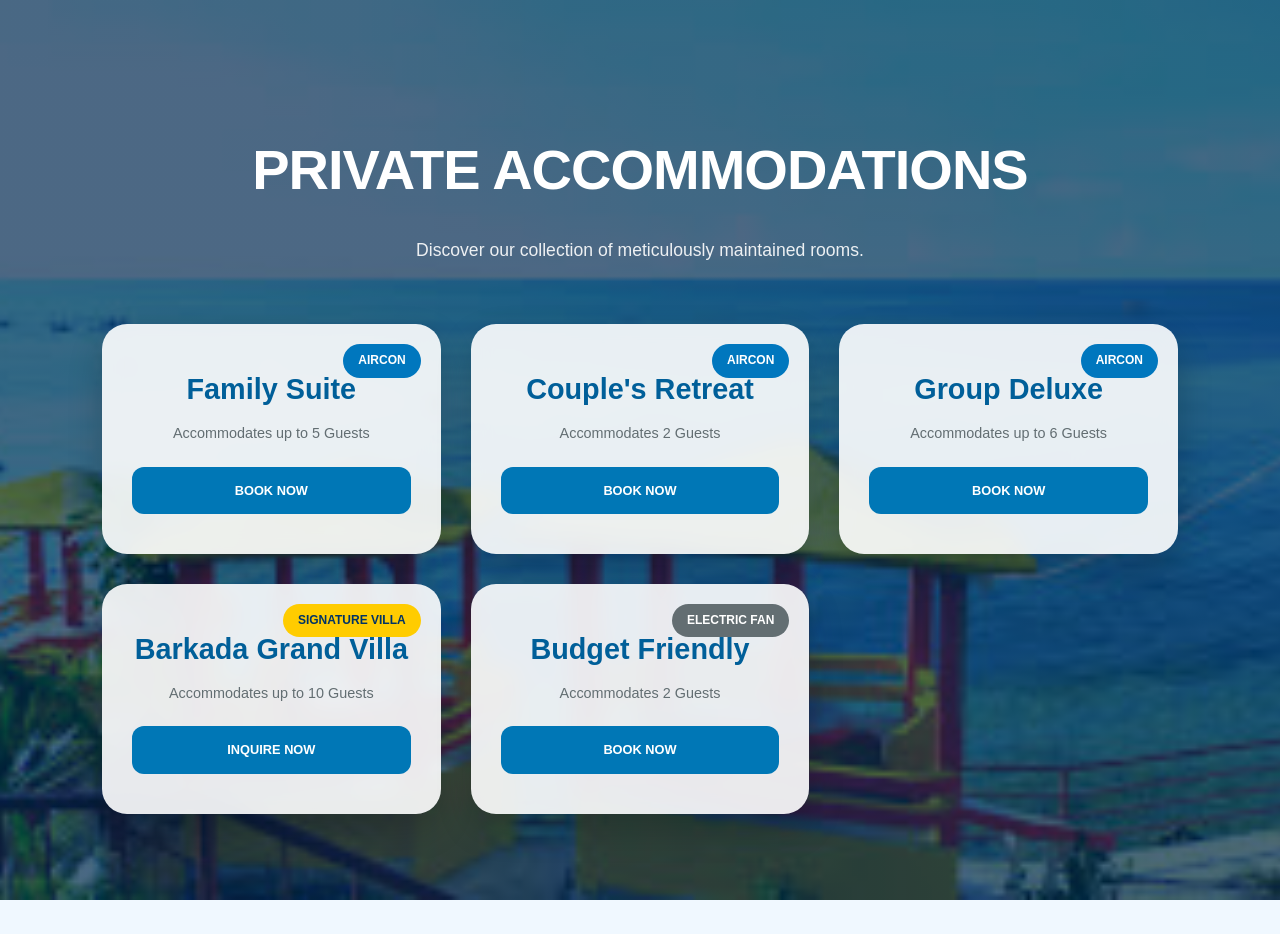
<file: .vscode/private-rooms.html>
<!DOCTYPE html>
<html lang="en">
<head>
    <meta charset="UTF-8">
    <meta name="viewport" content="width=device-width, initial-scale=1.0">
    <title>Accommodations | Cartagena</title>
    <link rel="stylesheet" href="css/style.css">
</head>
<body>
<section class="rooms-page">
    <div class="container">
        <header class="rooms-header">
            <h1 class="section-title">Private Accommodations</h1>
            <p id="filter-status" class="section-subtitle">Discover our collection of meticulously maintained rooms.</p>
        </header>

        <div class="rooms-grid">
            <div class="room-card" data-guests="5">
                <div class="room-tag">Aircon</div>
                <div class="room-content">
                    <h3>Family Suite</h3>
                    <p class="capacity">Accommodates up to 5 Guests</p>
                    <a href="booking-details.html" class="room-btn">Book Now</a>
                </div>
            </div>

            <div class="room-card" data-guests="2">
                <div class="room-tag">Aircon</div>
                <div class="room-content">
                    <h3>Couple's Retreat</h3>
                    <p class="capacity">Accommodates 2 Guests</p>
                    <a href="booking-details.html" class="room-btn">Book Now</a>
                </div>
            </div>

            <div class="room-card" data-guests="6">
                <div class="room-tag">Aircon</div>
                <div class="room-content">
                    <h3>Group Deluxe</h3>
                    <p class="capacity">Accommodates up to 6 Guests</p>
                    <a href="booking-details.html" class="room-btn">Book Now</a>
                </div>
            </div>

            <div class="room-card featured" data-guests="10">
                <div class="room-tag featured-tag">Signature Villa</div>
                <div class="room-content">
                    <h3>Barkada Grand Villa</h3>
                    <p class="capacity">Accommodates up to 10 Guests</p>
                    <a href="booking-details.html" class="room-btn featured-btn">Inquire Now</a>
                </div>
            </div>

            <div class="room-card fan-room" data-guests="2">
                <div class="room-tag tag-muted">Electric Fan</div>
                <div class="room-content">
                    <h3>Budget Friendly</h3>
                    <p class="capacity">Accommodates 2 Guests</p>
                    <a href="booking-details.html" class="room-btn">Book Now</a>
                </div>
            </div>
        </div>
    </div>
</section>

<script>
    window.addEventListener('DOMContentLoaded', () => {
        const params = new URLSearchParams(window.location.search);
        const selectedValue = params.get('occupancy');
        const statusText = document.getElementById('filter-status');
        const rooms = document.querySelectorAll('.room-card');

        if (selectedValue) {
            let count = 0;

            rooms.forEach(room => {
                const roomCapacity = parseInt(room.getAttribute('data-guests'));

                let isMatch = false;

                // 1. If value is "2", show rooms with 2 guests (Couple/Budget)
                if (selectedValue === "2" && roomCapacity === 2) {
                    isMatch = true;
                }
                // 2. If value is "3", show rooms with 5 guests (Family Suite)
                else if (selectedValue === "3" && roomCapacity === 5) {
                    isMatch = true;
                }
                // 3. If value is "5", show rooms with 5 guests (Family Suite)
                else if (selectedValue === "5" && roomCapacity === 5) {
                    isMatch = true;
                }
                // 4. If value is "4", show the big rooms (6 or 10 guests)
                else if (selectedValue === "4" && (roomCapacity === 6 || roomCapacity === 10)) {
                    isMatch = true;
                }

                // Apply the visibility
                if (isMatch) {
                    room.style.display = 'block';
                    count++;
                } else {
                    room.style.display = 'none';
                }
            });

            statusText.innerText = `Showing ${count} rooms for your selection.`;
        } else {
            rooms.forEach(room => room.style.display = 'block');
        }
    });
</script>
</body>
</html>
</file>
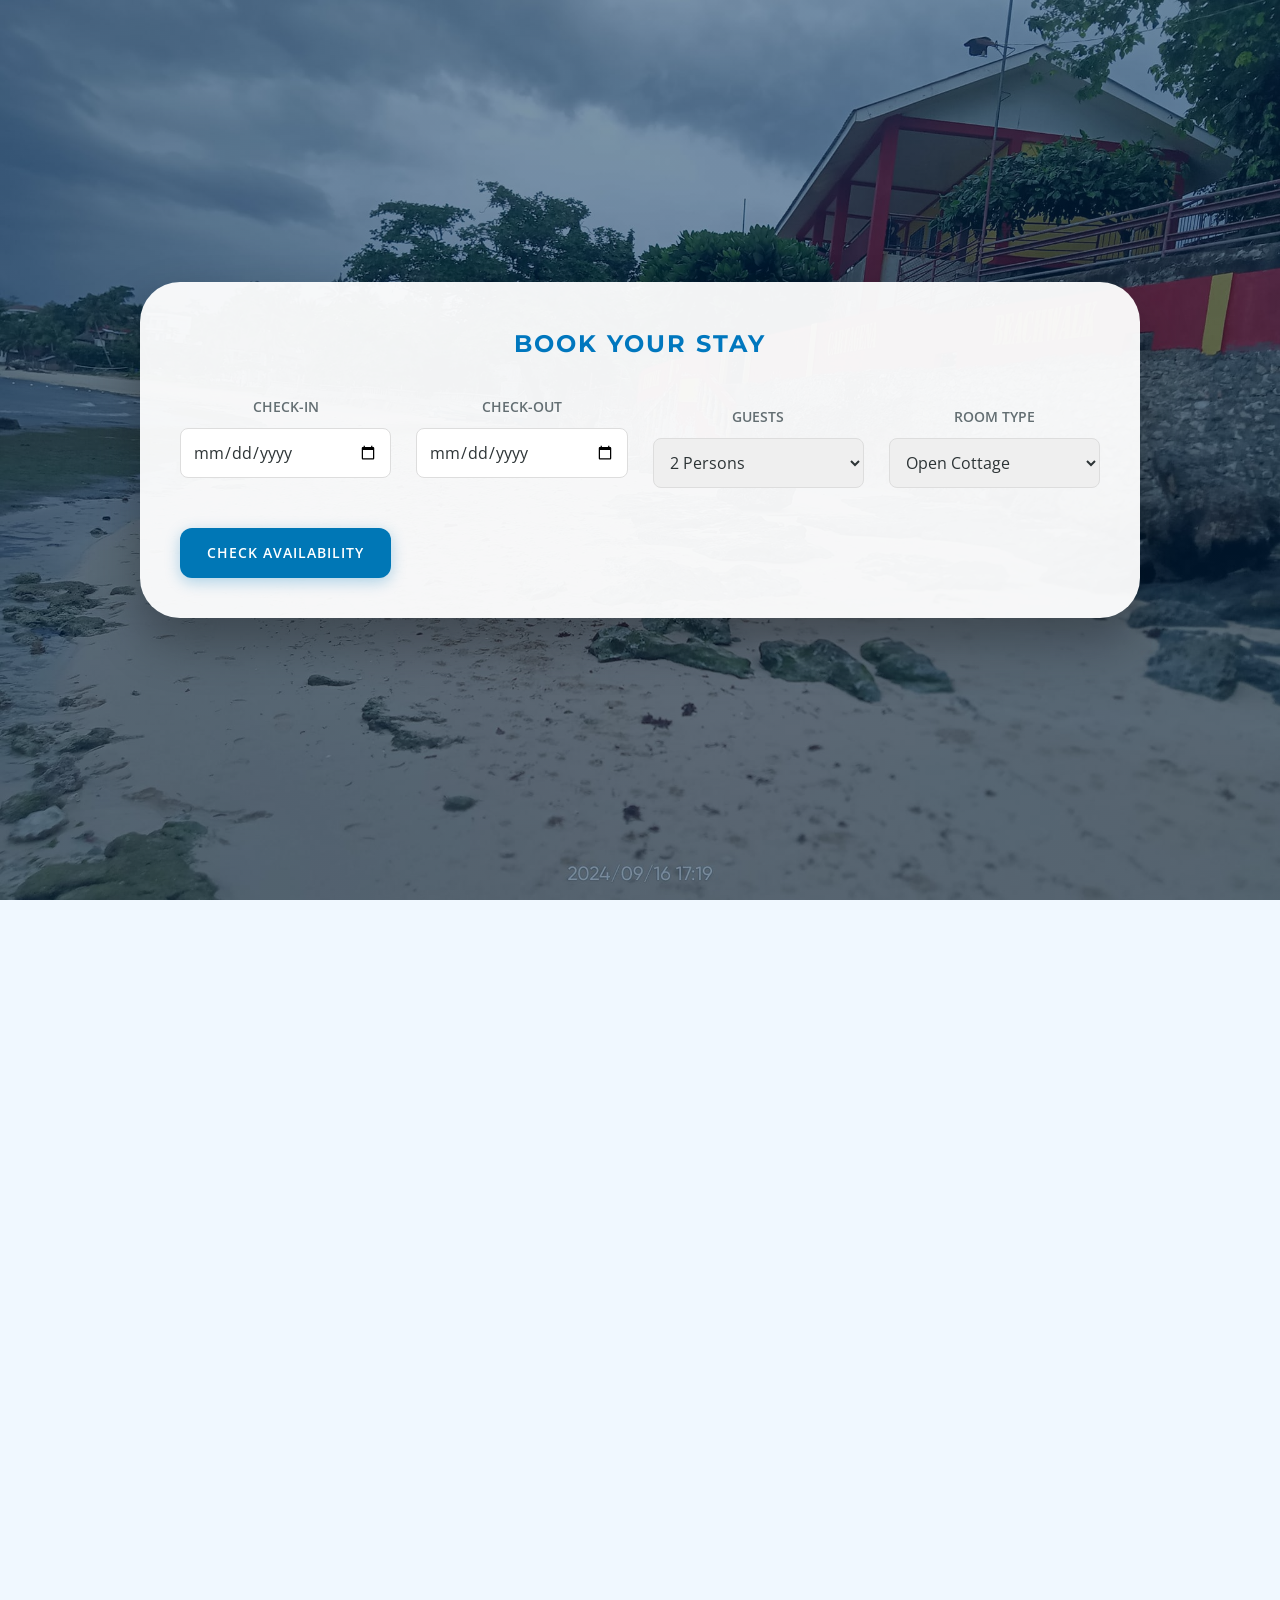
<file: .vscode/reserve-form.html>
<!DOCTYPE html>
<html lang="en">
<head>
    <meta charset="UTF-8">
    <meta name="viewport" content="width=device-width, initial-scale=1.0">
    <title>Cartagena | Luxury Beach Resort</title>
    <link href="https://fonts.googleapis.com/css2?family=Montserrat:wght@300;600;800&family=Open+Sans:wght@400;600&display=swap" rel="stylesheet">
    <link rel="stylesheet" href="css/style.css">
</head>
<body>

    <header class="hero-header wholeview-bg">
        <div class="container centered-content">
            <div class="reserved-form">
                <h2>Book Your Stay</h2>
                <form action="#">
                    <div class="input-group">
                        <label for="checkin">Check-In</label>
                        <input type="date" id="checkin" name="checkin" required>
                    </div>

                    <div class="input-group">
                        <label for="checkout">Check-Out</label>
                        <input type="date" id="checkout" name="checkout" required>
                    </div>

                    <div class="input-group">
                        <label for="guests">Guests</label>
                        <select id="guests" name="guests">
                            <option value="1">1 Person</option>
                            <option value="2" selected>2 Persons</option>
                            <option value="3">3 Persons</option>
                            <option value="4+">Family (4+)</option>
                        </select>
                    </div>

                    <div class="input-group">
                        <label for="room-type">Room Type</label>
                        <select id="room-type" name="room-type">
                            <option value="Cottage">Open Cottage</option>
                            <option value="Room">Private Room</option>
                        </select>
                    </div>

                    <a href="private-rooms.html" class="submit-reservation">CHECK AVAILABILITY</a>
                </form>
            </div>
        </div>
    </header>

    <section class="room-feature">
        <div class="container grid-2-cols">
            <div class="room-pic-wrapper">
                <img src="assets/room1.jpg" alt="Deluxe Room at Sandy Shores" class="room-feature-img">
                <div class="room-badge">Featured</div>
            </div>

            <div class="room-pic-wrapper">
                <img src="assets/room2.jpg" alt="Deluxe Room at Sandy Shores" class="room-feature-img">
                <div class="room-badge">Featured</div>
            </div>
            
            <div class="room-text">
                <h2>The Alcoy Suite</h2>
                <p>Experience the gold standard of tropical luxury in our signature private suites. Designed for relaxation, these rooms offer direct access to the white sandy beach.</p>
                <p>Climate controlled and fully equipped for a seamless coastal getaway in Alcoy.</p>
                <a href="private-rooms.html" class="inline-cta">Explore All Rooms →</a>
            </div>
        </div>
    </section>

    <section class="visual-showcase">
        <div class="container centered-content">
            <div class="media-container">
                <div class="image-wrapper">
                    <img src="assets/sunview2.jpg" alt="Sunset in Cartagena" class="showcase-img">
                    <div class="image-caption">
                        <span class="location-tag">Cartagena, Alcoy</span>
                        <p>Experience the serene golden hour at Sandy Shores.</p>
                    </div>
                     <img src="assets/seaview.jpg" alt="Sunset in Cartagena" class="showcase-img">
                     <div class="image-caption">
                        <span class="location-tag">Cartagena, Alcoy</span>
                        <p>Experience the serene golden hour at Sandy Shores.</p>
                    </div>
                </div>
            </div>
        </div>
    </section>

    <section class="family-showcase">
        <div class="container centered-content">
            <div class="media-container">
                <div class="image-wrapper">
                    <img src="assets/familypic.jpg" alt="Sunset in Cartagena" class="showcase-img">
                    <div class="image-caption">
                        <span class="location-tag">Cartagena, Alcoy</span>
                        <p>Experience the serene golden hour and spend your family time at Sandy Shores.</p>
                    </div>
                    <img src="assets/family2.jpg" alt="Sunset in Cartagena" class="showcase-img">
                     <div class="image-caption">
                        <span class="location-tag">Cartagena, Alcoy</span>
                        <p>Experience the serene golden hour and spend your family time at Sandy Shores.</p>
                    </div>
                </div>
            </div>
        </div>
    </section>

</body>
</html>
</file>
<file: css/style.css>
﻿:root {
    --primary: #0077be;
    --primary-dark: #005f99;
    --accent: #ffcc00;
    --white: #ffffff;
    --text-main: #112233;
    --text-light: #545f6b;
    --bg: #f8fbff;
    --surface: #ffffff;
    --surface-soft: rgba(255, 255, 255, 0.94);
    --shadow: 0 28px 60px rgba(17, 34, 51, 0.12);
}

* {
    box-sizing: border-box;
    margin: 0;
    padding: 0;
}

html {
    scroll-behavior: smooth;
}

body, html {
    width: 100%;
    min-height: 100%;
    font-family: 'Segoe UI', Tahoma, Geneva, Verdana, sans-serif;
    background-color: var(--bg);
    color: var(--text-main);
    overflow-x: hidden;
}

img, video {
    max-width: 100%;
    height: auto;
    display: block;
}

a, button {
    font: inherit;
}

button, a {
    cursor: pointer;
}

.container {
    width: min(1140px, calc(100% - 2rem));
    margin: 0 auto;
}

.section-title,
h1, h2, h3, h4, h5, h6 {
    margin: 0 0 1rem;
    line-height: 1.2;
}

p {
    margin: 0 0 1rem;
    color: var(--text-light);
}

/* HERO SECTION */
.hero-header {
    position: relative;
    display: flex;
    align-items: center;
    justify-content: center;
    min-height: calc(100vh - 0px);
    padding: 3rem 0;
    background: linear-gradient(180deg, rgba(0, 0, 0, 0.45), rgba(0, 0, 0, 0.25)),
                url('../assets/catagena.jpg') no-repeat center center/cover;
    background-attachment: fixed;
}

.hero-header::before {
    content: '';
    position: absolute;
    inset: 0;
    background: linear-gradient(180deg, rgba(0, 0, 0, 0.4), rgba(0, 0, 0, 0.16));
}

.hero-content-wrapper {
    position: relative;
    z-index: 1;
    width: 100%;
    max-width: 1200px;
    padding: 0 1rem;
}

.text-content {
    max-width: 680px;
    display: flex;
    flex-direction: column;
    gap: 1.25rem;
    color: #ffffff;
}

.text-content h1 {
    font-size: clamp(2.4rem, 6vw, 5rem);
    font-weight: 800;
    text-transform: uppercase;
    letter-spacing: -1px;
}

.lead-text {
    font-size: clamp(1.05rem, 2vw, 1.5rem);
    font-weight: 600;
    color: #dcefff;
}

.hero-description {
    font-size: clamp(1rem, 1.5vw, 1.2rem);
    max-width: 45rem;
    line-height: 1.7;
    color: rgba(255, 255, 255, 0.92);
}

.hero-action-container,
.main-action-row {
    display: flex;
    flex-wrap: wrap;
    gap: 1.5rem;
    align-items: flex-start;
}

.hero-img,
.hero-img-secondary {
    width: 100%;
    max-width: 360px;
    border-radius: 16px;
    box-shadow: 0 18px 40px rgba(0, 0, 0, 0.3);
    object-fit: cover;
}

.hero-img-secondary {
    max-width: 260px;
}

.button-group {
    display: flex;
    flex-direction: column;
    gap: 1rem;
}

.cta-button {
    display: inline-flex;
    align-items: center;
    justify-content: center;
    padding: 1rem 2.2rem;
    background: var(--accent);
    color: #003366;
    border-radius: 999px;
    font-weight: 700;
    text-transform: uppercase;
    letter-spacing: 1px;
    text-decoration: none;
    box-shadow: 0 14px 30px rgba(255, 204, 0, 0.35);
    transition: transform 0.28s ease, background-color 0.28s ease;
    white-space: nowrap;
}

.cta-button:hover {
    transform: translateY(-3px);
    background-color: #ffd633;
}

.fun-tagline,
.sub-text {
    font-size: 0.95rem;
    color: rgba(255, 255, 255, 0.82);
}

.sub-text {
    font-style: italic;
}

.text-content > img {
    border-radius: 16px;
}

/* RESORT DETAILS */
.resort-details {
    padding: 4rem 1rem;
    background-color: #f7faff;
    color: var(--text-main);
}

.resort-details h2 {
    text-align: center;
    font-size: clamp(2rem, 3vw, 2.8rem);
    color: #0c2f54;
    margin-bottom: 1rem;
}

.features-grid {
    display: grid;
    grid-template-columns: repeat(auto-fit, minmax(240px, 1fr));
    gap: 1.5rem;
    margin-top: 2rem;
}

.feature-item {
    background: var(--surface);
    border-radius: 24px;
    padding: 1.75rem;
    box-shadow: var(--shadow);
}

.feature-item h3 {
    color: #d78f4d;
    font-size: 1.25rem;
    margin-bottom: 0.75rem;
}

.feature-item p {
    color: var(--text-light);
    line-height: 1.75;
}

/* FORM STYLES */
.reserved-form {
    width: 100%;
    max-width: 980px;
    margin: 0 auto;
    background: var(--surface-soft);
    backdrop-filter: blur(12px);
    border-radius: 32px;
    box-shadow: 0 30px 55px rgba(0, 0, 0, 0.12);
    padding: 2.5rem;
}

.reserved-form h2 {
    font-size: 2rem;
    color: var(--primary);
    margin-bottom: 1.25rem;
    text-align: center;
    letter-spacing: 1px;
}

.reserved-form form {
    display: grid;
    grid-template-columns: repeat(auto-fit, minmax(220px, 1fr));
    gap: 1.25rem;
}

.input-group {
    display: flex;
    flex-direction: column;
    gap: 0.65rem;
}

.input-group label {
    font-size: 0.85rem;
    font-weight: 700;
    color: var(--text-light);
    text-transform: uppercase;
    letter-spacing: 0.08em;
}

.input-group input,
.input-group select {
    width: 100%;
    padding: 1rem;
    border: 1px solid #d8e1ee;
    border-radius: 14px;
    background: #f6f9ff;
    color: var(--text-main);
    appearance: none;
    box-shadow: inset 0 1px 2px rgba(0, 0, 0, 0.06);
    transition: border-color 0.25s ease, box-shadow 0.25s ease;
}

.input-group input:focus,
.input-group select:focus {
    outline: none;
    border-color: var(--primary);
    box-shadow: 0 0 0 4px rgba(0, 119, 190, 0.08);
}

.button-primary,
.room-btn,
.submit-reservation,
.inline-cta {
    display: inline-flex;
    align-items: center;
    justify-content: center;
    width: 100%;
    min-height: 56px;
    padding: 1rem 1.5rem;
    border-radius: 16px;
    border: 1px solid transparent;
    background: var(--primary);
    color: #ffffff;
    font-weight: 700;
    text-transform: uppercase;
    letter-spacing: 0.08em;
    text-decoration: none;
    box-shadow: 0 18px 35px rgba(0, 119, 190, 0.12);
    transition: transform 0.25s ease, background 0.25s ease, box-shadow 0.25s ease;
}

.submit-reservation {
    grid-column: 1 / -1;
}

.button-primary:hover,
.room-btn:hover,
.submit-reservation:hover,
.inline-cta:hover {
    transform: translateY(-2px);
    background: var(--primary-dark);
    box-shadow: 0 22px 42px rgba(0, 119, 190, 0.18);
}

.back-btn,
.back-link {
    display: inline-flex;
    align-items: center;
    gap: 0.5rem;
    color: var(--primary-dark);
    text-decoration: none;
    font-weight: 700;
    transition: color 0.2s ease;
}

.back-btn:hover,
.back-link:hover {
    color: var(--primary);
}

.center-nav {
    text-align: center;
    margin-top: 2rem;
}

/* ROOMS PAGES */
.rooms-hero {
    padding: 5rem 1rem 3rem;
    background: linear-gradient(180deg, rgba(0, 51, 102, 0.7), rgba(0, 51, 102, 0.15)),
                url('../assets/catagena.jpg') no-repeat center center/cover;
    background-size: cover;
    background-attachment: fixed;
    min-height: 50vh;
    display: flex;
    align-items: center;
    justify-content: center;
    text-align: center;
}

.rooms-page,
.accommodations-section,
.booking-page-bg {
    padding: 4rem 1rem;
    background: linear-gradient(180deg, rgba(248, 251, 255, 0.72), rgba(248, 251, 255, 0.72)),
                url('../assets/wholeview1.jpg') no-repeat center center/cover;
    background-size: cover;
    background-attachment: fixed;
    background-blend-mode: overlay;
    min-height: 100vh;
}

.rooms-header,
.section-header {
    max-width: 880px;
    margin: 0 auto 2rem;
    text-align: center;
    position: relative;
    z-index: 1;
    background: rgba(255, 255, 255, 0.96);
    padding: 2.25rem 1.75rem;
    border-radius: 28px;
    border: 1px solid rgba(15, 23, 42, 0.08);
    box-shadow: 0 20px 45px rgba(15, 23, 42, 0.08);
}

.section-title,
.section-header h1 {
    font-family: 'Montserrat', sans-serif;
    font-size: clamp(2.4rem, 4vw, 4rem);
    letter-spacing: -1px;
    color: var(--primary-dark);
    text-shadow: 0 2px 8px rgba(0, 0, 0, 0.08);
}

.section-subtitle,
.resort-sub,
.price-notice,
.room-info p,
.resort-location,
.selection-summary p {
    font-size: 1rem;
    line-height: 1.8;
    color: var(--text-light);
    max-width: 42rem;
    margin: 0 auto;
}

.resort-sub {
    margin-top: 0.75rem;
}

.price-notice {
    margin-top: 1rem;
    font-weight: 700;
    color: var(--accent);
}

.rooms-grid,
.room-grid {
    display: grid;
    grid-template-columns: repeat(auto-fit, minmax(260px, 1fr));
    gap: 1.5rem;
}

.room-card {
    background: var(--surface-soft);
    border-radius: 24px;
    overflow: hidden;
    position: relative;
    box-shadow: var(--shadow);
    transition: transform 0.3s ease, box-shadow 0.3s ease;
}

.room-card:hover {
    transform: translateY(-6px);
    box-shadow: 0 30px 60px rgba(0, 0, 0, 0.18);
}

.room-tag,
.card-tag {
    position: absolute;
    top: 1rem;
    right: 1rem;
    background: var(--primary);
    color: #ffffff;
    padding: 0.75rem 1rem;
    border-radius: 999px;
    font-size: 0.75rem;
    font-weight: 800;
    text-transform: uppercase;
    letter-spacing: 0.08em;
}

.featured-tag {
    background: var(--accent);
    color: #003366;
}

.room-content,
.room-info {
    padding: 2rem;
}

.room-content h3,
.room-info h3 {
    font-family: 'Montserrat', sans-serif;
    font-size: 1.6rem;
    color: var(--text-main);
    margin-bottom: 0.75rem;
}

.capacity {
    font-size: 0.95rem;
    color: var(--text-light);
    margin-bottom: 1.5rem;
}

.price-box {
    margin-bottom: 1.5rem;
}

.currency {
    font-weight: 700;
    color: var(--primary);
}

.amount {
    font-size: 2rem;
    font-weight: 800;
    color: var(--text-main);
}

.per-night {
    font-size: 0.95rem;
    color: var(--text-light);
}

.amenities-list {
    list-style: none;
    padding: 1rem 0 0;
    margin: 0;
    border-top: 1px solid rgba(0, 0, 0, 0.05);
}

.amenities-list li {
    position: relative;
    padding-left: 1.5rem;
    margin-bottom: 0.8rem;
    color: var(--text-light);
}

.amenities-list li::before {
    content: '✓';
    position: absolute;
    left: 0;
    top: 0;
    color: var(--primary);
}

.room-btn {
    display: inline-flex;
    align-items: center;
    justify-content: center;
    width: 100%;
    min-height: 56px;
    padding: 1rem 1.5rem;
    border-radius: 16px;
    border: 1px solid transparent;
    background: var(--primary);
    color: #ffffff;
    font-weight: 700;
    text-transform: uppercase;
    letter-spacing: 0.08em;
    text-decoration: none;
    box-shadow: 0 18px 32px rgba(0, 119, 190, 0.12);
    transition: transform 0.25s ease, background 0.25s ease, box-shadow 0.25s ease;
}

.room-btn:hover {
    transform: translateY(-2px);
    background: var(--primary-dark);
    box-shadow: 0 22px 42px rgba(0, 119, 190, 0.18);
}

.inline-cta {
    display: inline-flex;
    max-width: max-content;
    padding: 1rem 1.8rem;
    margin-top: 1rem;
    border-radius: 16px;
    background: var(--primary);
    color: #ffffff;
    text-transform: uppercase;
    letter-spacing: 0.08em;
    box-shadow: 0 18px 32px rgba(0, 119, 190, 0.12);
}

.inline-cta:hover {
    transform: translateY(-2px);
    background: var(--primary-dark);
}

.featured-btn {
    background: var(--accent);
    color: #003366;
}

.booking-wrapper,
.bookings-wrapper {
    min-height: calc(100vh - 4rem);
    display: flex;
    align-items: center;
    justify-content: center;
    padding: 3rem 1rem;
}

.details-card {
    width: 100%;
    max-width: 700px;
    background: var(--surface);
    border-radius: 32px;
    box-shadow: var(--shadow);
    padding: 2.5rem;
}

.form-header h2 {
    font-size: 2rem;
    color: var(--primary);
    margin-bottom: 0.75rem;
}

.resort-location {
    color: var(--text-light);
    line-height: 1.7;
    margin-bottom: 1.5rem;
}

.selection-summary {
    background: #f5fbff;
    border: 1px solid rgba(0, 119, 190, 0.12);
    border-radius: 18px;
    padding: 1rem 1.25rem;
    margin-bottom: 1.5rem;
}

.form-row {
    display: grid;
    grid-template-columns: repeat(2, minmax(0, 1fr));
    gap: 1.25rem;
}

.address-section {
    margin-top: 1rem;
}

.section-label {
    display: block;
    font-size: 0.85rem;
    font-weight: 700;
    color: var(--text-light);
    text-transform: uppercase;
    letter-spacing: 0.08em;
    margin-bottom: 0.75rem;
}

input[type='text'],
input[type='email'],
input[type='tel'] {
    width: 100%;
    padding: 1rem;
    border: 1px solid #d8e1ee;
    border-radius: 14px;
    background: #ffffff;
    color: var(--text-main);
    transition: border-color 0.25s ease;
}

input[type='text']:focus,
input[type='email']:focus,
input[type='tel']:focus {
    outline: none;
    border-color: var(--primary);
    box-shadow: 0 0 0 4px rgba(0, 119, 190, 0.08);
}

.submit-reservation {
    width: 100%;
    cursor: pointer;
}

/* RESPONSIVE STYLES */
@media (max-width: 1024px) {
    .hero-header {
        background-attachment: scroll;
    }

    .rooms-page,
    .accommodations-section,
    .booking-page-bg {
        padding: 3rem 1rem;
    }

    .reserved-form {
        padding: 2rem;
    }
}

@media (max-width: 820px) {
    .hero-action-container,
    .main-action-row {
        flex-direction: column;
        align-items: center;
    }

    .text-content {
        align-items: center;
        text-align: center;
    }

    .room-tag,
    .card-tag {
        position: static;
        margin-bottom: 1rem;
    }

    .form-row {
        grid-template-columns: 1fr;
    }
}

@media (max-width: 640px) {
    .hero-header {
        background-attachment: scroll;
        padding: 2rem 0;
        min-height: calc(100vh - 2rem);
    }

    .text-content h1 {
        font-size: clamp(2.2rem, 9vw, 3rem);
    }

    .lead-text {
        font-size: 1.1rem;
    }

    .hero-description {
        font-size: 1rem;
    }

    .features-grid,
    .rooms-grid,
    .room-grid {
        grid-template-columns: 1fr;
    }

    .reserved-form {
        border-radius: 24px;
        padding: 1.5rem;
    }

    .submit-reservation {
        font-size: 0.95rem;
    }

    .back-btn,
    .back-link {
        justify-content: center;
    }
}

@media (max-width: 480px) {
    .hero-action-container {
        gap: 1rem;
    }

    .cta-button {
        width: 100%;
        padding: 1rem 1.5rem;
    }

    .details-card {
        padding: 1.75rem;
    }

    .resort-details {
        padding: 3rem 1rem;
    }

    .section-title {
        font-size: 2rem;
    }
}
</file>
<file: .vscode/css/style.css>
/* General Layout Reset */
body, html {
    margin: 0;
    padding: 0;
    height: 100%;
    font-family: 'Segoe UI', Tahoma, Geneva, Verdana, sans-serif;
    background-color: #f0f8ff;
    overflow-x: hidden; /* Prevents accidental side-scrolling */
}

/* The Hero Header Section */
.hero-header {
    width: 100%;
    min-height: 100vh; /* Changed from 85vh to 100vh to fill the whole screen */
    background: linear-gradient(rgba(0,0,0,0.4), rgba(0,0,0,0.2)), 
                url('../assets/catagena.jpg') no-repeat center center/cover;
    background-attachment: fixed; /* Optional: adds a cool parallax effect when scrolling */
    display: flex;
    align-items: center; 
    color: white;
    padding: 40px 0; /* Ensures some padding on mobile */
}

.hero-content-wrapper {
    width: 90%;
    max-width: 1200px;
    margin: 0 auto;
}

.text-content {
    max-width: 650px;
    display: flex;
    flex-direction: column;
    gap: 15px; /* Consistent spacing between all items */
}

.text-content h1 {
    font-size: 4rem;
    margin: 0;
    font-weight: 300;
    line-height: 1.1;
}

.lead-text {
    font-size: 1.5rem;
    font-weight: 600;
    color: #e0f2ff;
}

.text-content p {
    font-size: 1.1rem;
    line-height: 1.6;
    opacity: 0.9;
}

/* --- THE IMAGE FIX --- */
.hero-img {
    display: block;
    width: 100%;
    max-width: 600px; /* Sizing it slightly smaller for better focus */
    border-radius: 20px;
    margin: 10px 0;
    box-shadow: 0 20px 40px rgba(0,0,0,0.4);
    border: 2px solid rgba(255, 255, 255, 0.1);
}

/* The 'EXPLORE MORE' Button */
.cta-button {
    align-self: flex-start; /* Keeps the button from stretching */
    padding: 16px 40px;
    background-color: #0077be;
    color: white;
    text-decoration: none;
    border-radius: 50px; /* Rounded pill shape is more modern */
    font-weight: bold;
    text-transform: uppercase;
    letter-spacing: 1px;
    transition: all 0.3s ease;
    box-shadow: 0 4px 15px rgba(0, 119, 190, 0.4);
}

.cta-button:hover {
    background-color: #005f99;
    transform: translateY(-2px);
    box-shadow: 0 6px 20px rgba(0, 119, 190, 0.6);
}

.sub-text {
    font-size: 0.9rem !important;
    font-style: italic;
    opacity: 0.7 !important;
    margin-top: 10px;
}

/* --- VARIABLES & DEFAULTS --- */
/* --- VARIABLES & RESET --- */
:root {
    --primary: #0077be;
    --primary-dark: #005f99;
    --accent: #ffcc00;
    --white: #ffffff;
    --text-main: #2d3436;
    --text-light: #636e72;
    --glass: rgba(255, 255, 255, 0.95);
}

* {
    box-sizing: border-box;
    margin: 0;
    padding: 0;
}

body {
    font-family: 'Open Sans', sans-serif;
    line-height: 1.8;
    background-color: #f8fbff;
    color: var(--text-main);
    overflow-x: hidden;
}

/* --- HERO SECTION --- */
.hero-header {
    width: 100%;
    /* FIX: Added ../ to find assets folder from inside the css folder */
    background: linear-gradient(rgba(0, 40, 80, 0.6), rgba(0, 40, 80, 0.6)), 
                url('../assets/catagena.jpg') no-repeat center center/cover;
    min-height: 100vh;
    display: flex;
    justify-content: center;
    /* Change this from 'center' to 'flex-start' */
    align-items: flex-start; 
    /* Add padding to push it down just a bit from the very top */
    padding-top: 10vh;
}

.hero-content-wrapper {
    width: 90%;
    max-width: 1200px;
    margin: 0 auto; /* Extra insurance for centering */
    display: grid;
    /* This creates two equal columns; use 1fr if you want it all in one centered line */
    grid-template-columns: 1fr 1fr; 
    gap: 50px;
    align-items: center;
}
.text-content {
    max-width: 700px;
    display: flex;
    flex-direction: column;
    gap: 20px;
}

.text-content h1 {
    font-family: 'Montserrat', sans-serif;
    font-size: clamp(3rem, 6vw, 5rem);
    font-weight: 800;
    text-transform: uppercase;
    line-height: 0.9;
    letter-spacing: -2px;
}

.hero-description {
    font-size: 1.25rem;
    font-weight: 300;
    color: rgba(255,255,255,0.9);
}

/* --- MEDIA & BUTTON SIDE-BY-SIDE --- */
.media-group {
    display: flex;
    align-items: flex-start; /* Aligns the image and the right stack at the top */
    gap: 40px;
    margin: 30px 0;
}

.cta-and-card-stack {
    display: flex;
    flex-direction: column;
    gap: 20px; /* Space between the button and the 5-star card */
    align-items: flex-start; /* Keeps button and card aligned to the left of their column */
}

.hero-img {
    width: 100%;
    max-width: 500px;
    border-radius: 20px;
    box-shadow: 0 30px 60px rgba(0,0,0,0.4);
    transition: transform 0.5s ease;
    flex-shrink: 0;
}

.hero-img:hover {
    transform: scale(1.02);
}

.cta-button {
    display: inline-block;
    background-color: var(--accent);
    color: #003366;
    padding: 18px 40px;
    text-decoration: none;
    font-weight: 700;
    border-radius: 50px;
    text-transform: uppercase;
    letter-spacing: 1px;
    transition: all 0.3s ease;
    box-shadow: 0 10px 20px rgba(255, 204, 0, 0.3);
    white-space: nowrap;
}

.cta-button:hover {
    transform: translateY(-5px);
    background-color: #ffd633;
}

/* --- EXPERIENCE & CARDS --- */
.alcoy-experience-box {
    margin-top: 20px;
}

.alcoy-experience-box h2 {
    font-family: 'Montserrat', sans-serif;
    font-size: 2.2rem;
    margin-bottom: 10px;
}

.hospitality-card {
    background: var(--glass);
    padding: 20px;
    border-radius: 20px;
    text-align: center;
    width: 100%; /* Ensures it fills the width of the stack */
    max-width: 300px;
    color: var(--text-main);
    box-shadow: 0 10px 25px rgba(0,0,0,0.2);
}

.hospitality-card h4 {
    color: var(--primary);
    margin-bottom: 5px;
}

.stars {
    font-size: 1.5rem;
    color: var(--accent);
}

/* --- RESPONSIVE --- */
@media (max-width: 992px) {
    .media-group {
        flex-direction: column;
        align-items: center;
    }
    .cta-and-card-stack {
        align-items: center;
    }
}

/* --- RESERVATION SECTION --- */
.resered {
    width: 100%;
    min-height: 100vh; /* Ensures the section takes the full height of the screen */
    display: flex;
    justify-content: center; /* Horizontal centering */
    align-items: center;     /* Vertical centering */
    background: linear-gradient(rgba(0, 40, 80, 0.6), rgba(0, 40, 80, 0.6)), 
                url('../assets/catagena.jpg') no-repeat center center/cover;
    padding: 20px;
}

.reserved-form {
    width: 95%;
    max-width: 1000px;
    background: rgba(255, 255, 255, 0.95);
    padding: 40px;
    border-radius: 40px;
    box-shadow: 0 25px 50px rgba(0, 0, 0, 0.3);
    /* Remove any float or absolute positioning here */
}

.reserved-form h2 {
    font-family: 'Montserrat', sans-serif;
    color: var(--primary);
    margin-bottom: 30px;
    text-align: center;
    text-transform: uppercase;
    letter-spacing: 2px;
}

.reserved-form form {
   display: grid;
    grid-template-columns: repeat(auto-fit, minmax(200px, 1fr));
    gap: 25px;
    justify-content: center;
    align-items: end; /* Keeps inputs and the button level */
}

.input-group {
    display: flex;
    flex-direction: column;
    gap: 8px;
}

.input-group label {
    font-size: 0.85rem;
    font-weight: 600;
    color: var(--text-light);
    text-transform: uppercase;
}

.input-group input, 
.input-group select {
    padding: 12px;
    border: 1px solid #ddd;
    border-radius: 8px;
    font-family: inherit;
    font-size: 1rem;
    color: var(--text-main);
    transition: border-color 0.3s;
}

.input-group input:focus, 
.input-group select:focus {
    outline: none;
    border-color: var(--primary);
}

/* --- THE BUTTON --- */
.submit-reservation {
    /* Layout */
    display: flex;
    justify-content: center;
    align-items: center;
    grid-column: span 1; /* Fits into the reservation grid */
    
    /* Styling */
    background-color: var(--primary);
    color: white;
    padding: 15px 25px;
    border-radius: 8px;
    font-weight: 700;
    text-transform: uppercase;
    text-decoration: none; /* Removes the underline */
    letter-spacing: 1px;
    font-size: 0.9rem;
    
    /* Interaction */
    transition: all 0.3s ease;
    cursor: pointer;
    box-shadow: 0 4px 15px rgba(0, 119, 190, 0.3);
}

.submit-reservation:hover {
    background-color: var(--primary-dark);
    transform: translateY(-2px);
    box-shadow: 0 6px 20px rgba(0, 119, 190, 0.5);
    color: white; /* Keeps text white on hover */
}

/* Responsive adjustment */
@media (max-width: 600px) {
    .reserved-form form {
        grid-template-columns: 1fr;
    }
}
/* --- ROOMS PAGE STYLES --- */
/* --- ROOMS PAGE CORE STYLES --- */
.rooms-page {
    background: linear-gradient(rgba(0, 40, 80, 0.7), rgba(0, 40, 80, 0.7)), 
                url('../assets/catagena.jpg') no-repeat center center/cover;
    background-attachment: fixed;
    min-height: 100vh;
    padding: 80px 20px;
    color: var(--white);
}

.container {
    max-width: 1200px;
    margin: 0 auto;
}

.rooms-header {
    text-align: center;
    margin-bottom: 60px;
}

.section-title {
    font-family: 'Montserrat', sans-serif;
    font-size: 3.5rem;
    font-weight: 800;
    text-transform: uppercase;
    letter-spacing: -1px;
    margin-bottom: 15px;
}

.section-subtitle {
    font-size: 1.1rem;
    max-width: 600px;
    margin: 0 auto;
    opacity: 0.9;
    line-height: 1.6;
}

/* --- GRID SYSTEM --- */
.rooms-grid {
    display: grid;
    grid-template-columns: repeat(auto-fit, minmax(300px, 1fr));
    gap: 30px;
}

/* --- CARD DESIGN --- */
.room-card {
    background: var(--glass);
    border-radius: 20px;
    overflow: hidden;
    position: relative;
    color: var(--text-main);
    box-shadow: 0 15px 35px rgba(0,0,0,0.2);
    transition: all 0.4s cubic-bezier(0.175, 0.885, 0.32, 1.275);
}

.room-card:hover {
    transform: translateY(-10px);
}

.room-tag {
    position: absolute;
    top: 20px;
    right: 20px;
    background: var(--primary);
    color: white;
    padding: 6px 15px;
    border-radius: 30px;
    font-size: 0.75rem;
    font-weight: 700;
    text-transform: uppercase;
}

.featured-tag { background: var(--accent); color: #003366; }
.tag-muted { background: #636e72; }

.room-content {
    padding: 40px 30px;
}

.room-content h3 {
    font-family: 'Montserrat', sans-serif;
    font-size: 1.8rem;
    color: var(--primary-dark);
    margin-bottom: 5px;
}

.capacity {
    font-size: 0.9rem;
    color: var(--text-light);
    margin-bottom: 20px;
}

.price-box {
    margin-bottom: 25px;
}

.currency { font-size: 1.2rem; font-weight: 600; color: var(--primary); }
.amount { font-size: 2.2rem; font-weight: 800; color: var(--text-main); }
.per-night { font-size: 0.9rem; color: var(--text-light); }

.amenities-list {
    list-style: none;
    margin-bottom: 30px;
    padding-top: 20px;
    border-top: 1px solid rgba(0,0,0,0.05);
}

.amenities-list li {
    font-size: 0.9rem;
    color: var(--text-light);
    margin-bottom: 8px;
    position: relative;
    padding-left: 20px;
}

.amenities-list li::before {
    content: '✓';
    position: absolute;
    left: 0;
    color: var(--primary);
    font-weight: bold;
}

.room-btn {
    display: block;
    text-align: center;
    background: #e9ecef;
    color: var(--text-main);
    text-decoration: none;
    padding: 15px;
    border-radius: 12px;
    font-weight: 700;
    text-transform: uppercase;
    font-size: 0.8rem;
    transition: all 0.3s;
}

.room-btn:hover {
    background: var(--primary);
    color: white;
}

.featured-btn {
    background: var(--accent);
    color: #003366;
}

/* --- FOOTER NAV --- */
.navigation-footer {
    text-align: center;
    margin-top: 60px;
}

.back-home-btn {
    color: white;
    text-decoration: none;
    font-weight: 600;
    opacity: 0.7;
    transition: opacity 0.3s;
}

.back-home-btn:hover { opacity: 1; }

/* Responsive adjustments */
@media (max-width: 768px) {
    .section-title { font-size: 2.5rem; }
}

/* Keep the Hero Header centered on the form */
.hero-header {
    width: 100%;
    min-height: 80vh; /* Reduced height since image is moved */
    display: flex;
    justify-content: center;
    align-items: center;
    padding: 40px 20px;
}

/* --- UPDATED VISUAL SHOWCASE (Keep this, delete the old one) --- */
.visual-showcase {
    padding: 40px 20px;
    display: flex;
    justify-content: center;
    background-color: #fdfdfd; 
}

.media-container {
    width: 100%;
    max-width: 600px; /* This keeps the picture smaller and more professional */
}

.image-wrapper {
    background: white;
    padding: 12px; 
    border-radius: 16px;
    box-shadow: 0 10px 30px rgba(0, 0, 0, 0.08); 
    border: 1px solid #edf2f7;
    transition: all 0.3s ease;
}

.image-wrapper:hover {
    box-shadow: 0 15px 40px rgba(0, 0, 0, 0.12);
    transform: translateY(-5px);
}

.showcase-img {
    width: 100%;
    height: 350px; 
    object-fit: cover; /* This is key for the professional look */
    border-radius: 10px;
    display: block;
}

.image-caption {
    padding: 20px 10px 10px;
    text-align: left;
}

.location-tag {
    font-family: 'Montserrat', sans-serif;
    font-size: 0.7rem;
    font-weight: 800;
    text-transform: uppercase;
    color: var(--primary);
    letter-spacing: 1.5px;
    display: block;
    margin-bottom: 5px;
}

.image-caption p {
    font-size: 0.95rem;
    color: var(--text-light);
    margin: 0;
    font-style: italic;
}
/* --- VARIABLES & BASE RESET --- */
:root {
    --primary: #0077be;
    --primary-dark: #005f99;
    --accent: #ffcc00;
    --white: #ffffff;
    --text-main: #2d3436;
    --text-light: #636e72;
    --glass: rgba(255, 255, 255, 0.95);
}

* {
    box-sizing: border-box;
    margin: 0;
    padding: 0;
}

body {
    font-family: 'Open Sans', sans-serif;
    line-height: 1.8;
    color: var(--text-main);
    background-color: #fdfdfd;
}

/* --- UTILITY CLASSES --- */
.container {
    max-width: 1200px;
    margin: 0 auto;
    width: 90%;
}

.centered-content {
    display: flex;
    justify-content: center;
    align-items: center;
    width: 100%;
}

.grid-2-cols {
    display: grid;
    grid-template-columns: 1fr 1fr;
    gap: 60px;
    align-items: center;
}

/* --- SECTION 1: HERO & BOOKING --- */
.hero-header {
    width: 100%;
    min-height: 100vh;
    padding: 60px 0;
    display: flex;
    /* Adding wholeview1.jpg as the full-screen background */
    background: linear-gradient(rgba(0, 40, 80, 0.5), rgba(0, 40, 80, 0.5)), 
                url('../assets/wholeview1.jpg') no-repeat center center;
    background-size: cover;
    background-attachment: fixed; /* Optional Parallax effect */
}

/* --- SECTION 2: FEATURED ROOMS --- */
.room-feature {
    padding: 100px 0;
    background-color: #f8fbff;
}

.room-pic-wrapper {
    position: relative;
    box-shadow: 0 30px 60px rgba(0,0,0,0.1);
    border-radius: 20px;
}

.room-feature-img {
    width: 100%;
    height: auto;
    border-radius: 20px;
    display: block;
    transition: transform 0.3s ease;
}

.room-feature-img:hover {
    transform: scale(1.02);
}

.room-badge {
    position: absolute;
    top: 20px;
    left: 20px;
    background-color: var(--accent);
    color: #003366;
    padding: 6px 15px;
    border-radius: 30px;
    font-weight: 700;
    text-transform: uppercase;
    font-size: 0.75rem;
}

.room-text h2 {
    font-family: 'Montserrat', sans-serif;
    color: var(--primary-dark);
    font-size: 2.8rem;
    margin-bottom: 20px;
    line-height: 1.1;
}

.room-text p {
    color: var(--text-light);
    margin-bottom: 20px;
}

.inline-cta {
    color: var(--primary);
    text-decoration: none;
    font-weight: 700;
    text-transform: uppercase;
    font-size: 0.9rem;
    transition: color 0.3s;
}

.inline-cta:hover {
    color: var(--primary-dark);
}

/* --- SECTION 3: VISUAL SHOWCASE --- */
.visual-showcase {
    padding: 80px 0;
    background-color: var(--white);
}

/* ... (Keep your existing .visual-showcase styles here) ... */


/* --- RESPONSIVE ADJUSTMENTS --- */
@media (max-width: 992px) {
    .grid-2-cols {
        grid-template-columns: 1fr;
        text-align: center;
        gap: 40px;
    }
}

/* Container to match your image_9b0a10.png */
.details-card {
    background: rgba(255, 255, 255, 0.85); /* White with transparency */
    backdrop-filter: blur(10px); /* The "Glass" effect */
    border-radius: 40px; /* Matching the large rounded corners */
    padding: 40px;
    box-shadow: 0 15px 35px rgba(0, 0, 0, 0.1);
    max-width: 500px;
    margin: auto;
    text-align: center;
}

.resort-location {
    color: #0077b6;
    font-size: 0.9rem;
    font-weight: 500;
    margin-bottom: 20px;
    margin-top: -10px;
}

/* Matching the blue "Confirm" button to the "Check Availability" button */
.submit-reservation {
    background-color: #007bbd;
    color: white;
    border: none;
    padding: 15px 30px;
    border-radius: 12px;
    font-weight: bold;
    text-transform: uppercase;
    cursor: pointer;
    width: 100%;
    margin-top: 10px;
    box-shadow: 0 4px 15px rgba(0, 123, 189, 0.3);
    transition: 0.3s;
}

.submit-reservation:hover {
    background-color: #005f91;
    transform: translateY(-2px);
}

.selection-summary {
    background: #f0f8ff;
    padding: 10px;
    border-radius: 10px;
    margin-bottom: 20px;
    color: #333;
}

.selection-summary span {
    font-weight: bold;
    color: #007bbd;
}

.back-btn {
    display: block;
    margin-top: 20px;
    text-decoration: none;
    color: #666;
    font-size: 0.85rem;
}
/* Styling for the Address Section */
.address-section {
    margin-top: 15px;
    padding-top: 15px;
    border-top: 1px solid rgba(0, 0, 0, 0.1);
    text-align: left;
}

.address-section label {
    display: block;
    font-size: 0.8rem;
    font-weight: bold;
    color: #555;
    margin-bottom: 8px;
    text-transform: uppercase;
}

/* Flexbox for the City and Province row */
.form-row {
    display: flex;
    gap: 15px;
}

.form-row .input-group {
    flex: 1;
}

/* Input Consistency with image_9b0a10.png */
input {
    width: 100%;
    padding: 12px;
    border: 1px solid #ddd;
    border-radius: 12px; /* Matching the rounded style */
    font-size: 1rem;
    background: white;
    margin-bottom: 10px;
}

input:focus {
    outline: none;
    border-color: #007bbd; /* Matching the Sandy Shores blue */
    box-shadow: 0 0 5px rgba(0, 123, 189, 0.2);
}
.booking-page-bg {
    background: linear-gradient(rgba(0, 0, 0, 0.3), rgba(0, 0, 0, 0.3)), 
                url('../assets/catagena.jpg') no-repeat center center; /* Replace with your actual image path */
    background-size: cover;
    background-position: center;
    background-attachment: fixed;
    min-height: 100vh;
    display: flex;
    align-items: center;
    justify-content: center;
    margin: 0;
    font-family: 'Segoe UI', Tahoma, Geneva, Verdana, sans-serif;
}

.details-card {
    background: rgba(255, 255, 255, 0.9); /* Slightly more opaque for readability */
    backdrop-filter: blur(15px); /* Stronger blur for that premium look */
    border: 1px solid rgba(255, 255, 255, 0.3);
    padding: 40px;
    border-radius: 40px; /* Matching your image_9b0a10.png */
    box-shadow: 0 20px 40px rgba(0, 0, 0, 0.2);
}

/* Styling for the cottage images */
.room-image img {
    width: 100%;
    height: 180px;
    object-fit: cover;
    border-radius: 20px 20px 0 0; /* Only top corners rounded */
}

.room-card {
    background: rgba(255, 255, 255, 0.85);
    backdrop-filter: blur(10px);
    border-radius: 20px;
    overflow: hidden; /* Ensures image doesn't bleed over corners */
    transition: transform 0.3s ease;
}

.room-card:hover {
    transform: translateY(-5px);
}

.room-info p {
    font-size: 0.85rem;
    color: #555;
    padding: 0 15px;
    line-height: 1.4;
}

.room-grid {
    display: grid;
    grid-template-columns: repeat(auto-fit, minmax(300px, 1fr));
    gap: 20px;
    padding: 20px;
}

.price-notice {
    background: #0077b6;
    color: white;
    padding: 8px 25px;
    border-radius: 50px;
    font-weight: 600;
    display: inline-block;
    margin-top: 15px;
}
.rooms-page-bg {
    background: linear-gradient(rgba(0, 0, 0, 0.4), rgba(0, 0, 0, 0.4)), 
                  url('../assets/catagena.jpg') no-repeat center center; /* Ensure this path is correct */
    background-size: cover;
    background-position: center;
    background-attachment: fixed;
    min-height: 100vh;
    margin: 0;
    font-family: 'Poppins', sans-serif;
    color: white;
}

.container {
    max-width: 1200px;
    margin: 0 auto;
    padding: 40px 20px;
    text-align: center;
}

.room-card {
    background: rgba(255, 255, 255, 0.9);
    backdrop-filter: blur(10px);
    border-radius: 25px;
    overflow: hidden;
    color: #333;
    transition: transform 0.3s ease;
    box-shadow: 0 15px 35px rgba(0,0,0,0.2);
    display: flex;
    flex-direction: column;
}

.room-card:hover {
    transform: translateY(-10px);
}

.room-image img {
    width: 100%;
    height: 200px;
    object-fit: cover;
}

.room-info {
    padding: 20px;
}

.card-tag {
    position: absolute;
    top: 15px;
    right: 15px;
    background: #0077b6;
    color: white;
    padding: 5px 15px;
    border-radius: 20px;
    font-size: 0.75rem;
    font-weight: 600;
}

.room-btn, .submit-reservation {
    display: block;
    background: #0077b6;
    color: white;
    text-decoration: none;
    padding: 12px;
    border-radius: 12px;
    font-weight: 600;
    margin-top: 15px;
    transition: background 0.3s;
    text-align: center;
    border: none;
    cursor: pointer;
}

.room-btn:hover {
    background: #023e8a;
}
.back-link{
    color: wheat;
}
</file>
